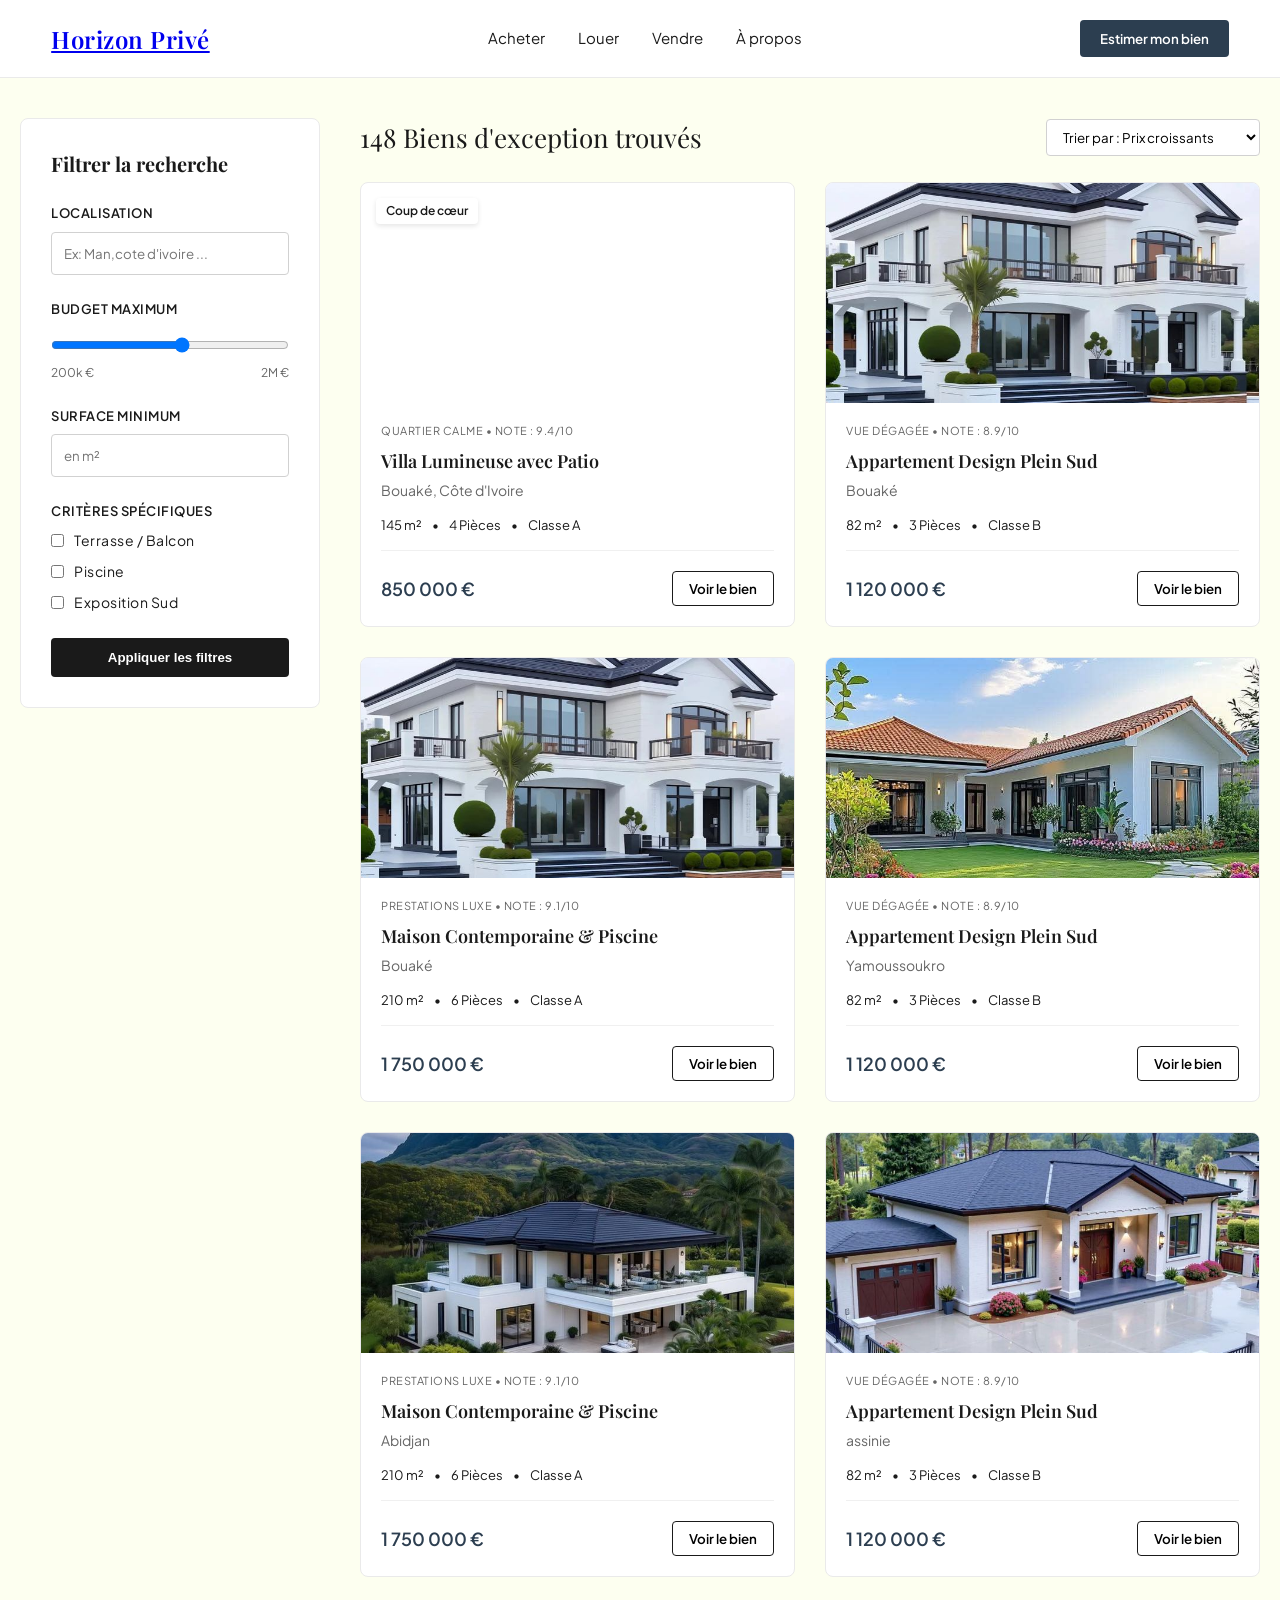
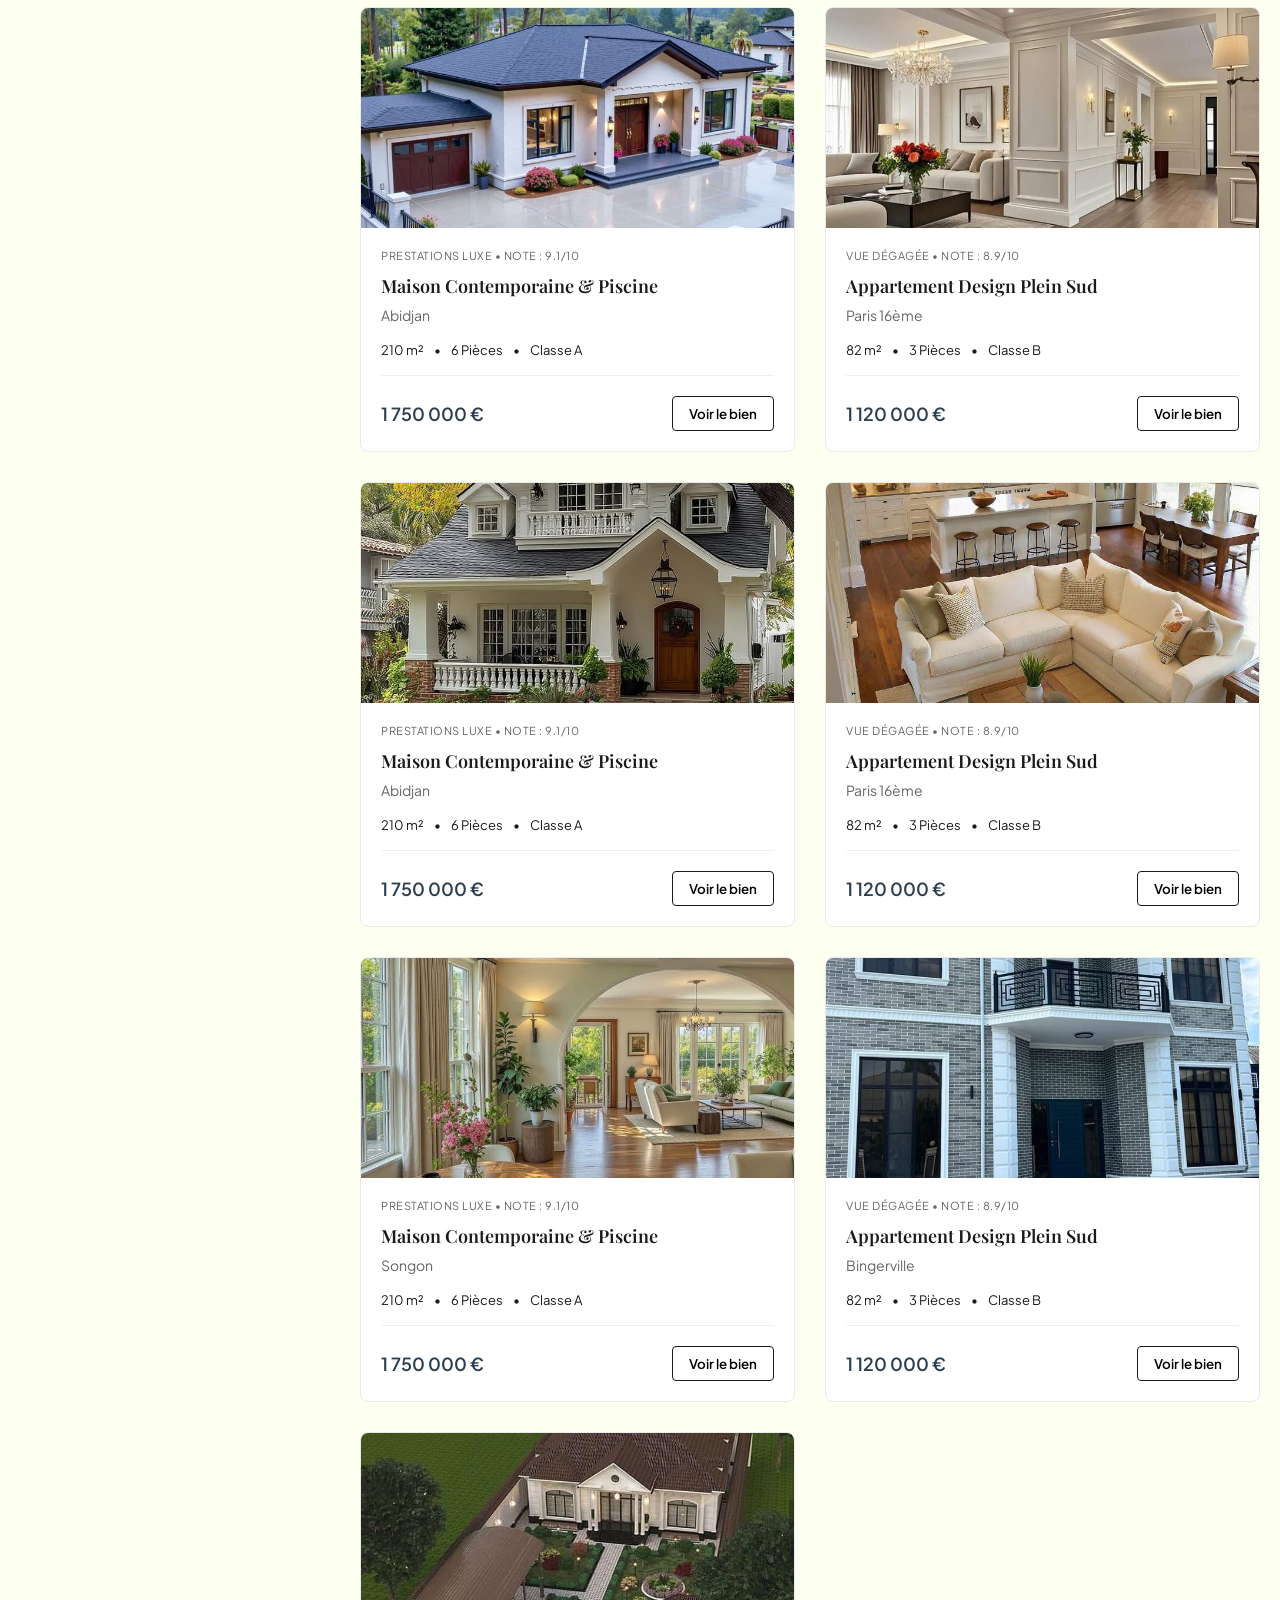
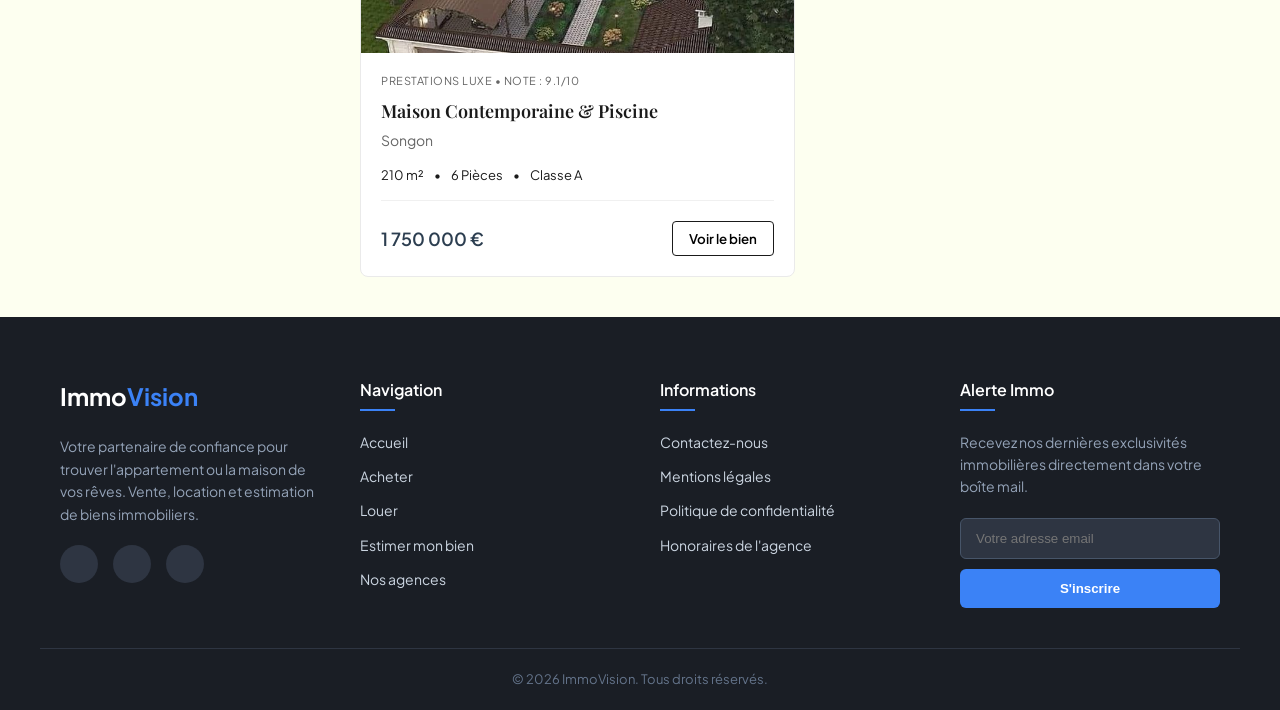
<file: acheter.html>
<!DOCTYPE html>
<html lang="fr">
<head>
    <meta charset="UTF-8">
    <meta name="viewport" content="width=device-width, initial-scale=1.0">
    <title>Horizon Privé - Nos Biens</title>
    <link rel="stylesheet" href="acheter.css">
    <link href="https://fonts.googleapis.com/css2?family=Playfair+Display:wght@400;600&family=Plus+Jakarta+Sans:wght@300;400;600&display=swap" rel="stylesheet">
</head>
<body>

    <header class="main-header">
        <div class="logo"><a href="index.html">Horizon Privé</a></div>
        <nav class="nav-links">
            <a href="acheter.html">Acheter</a>
            <a href="louer.html">Louer</a>
            <a href="vendre.html">Vendre</a>
            <a href="apropos.html">À propos</a>
        </nav>
        <button class="btn-primary">Estimer mon bien</button>
    </header>

    <main class="search-container">
        
        <aside class="filters-sidebar">
            <h3>Filtrer la recherche</h3>
            
            <div class="filter-group">
                <label for="location">Localisation</label>
                <input type="text" id="location" placeholder="Ex: Man,cote d'ivoire ...">
            </div>

            <div class="filter-group">
                <label>Budget Maximum</label>
                <input type="range" min="200000" max="2000000" step="50000" value="1200000" class="slider">
                <div class="range-values"><span>200k €</span><span>2M €</span></div>
            </div>

            <div class="filter-group">
                <label>Surface Minimum</label>
                <input type="number" placeholder="en m²">
            </div>

            <div class="filter-group">
                <label>Critères spécifiques</label>
                <div class="checkbox-group">
                    <label><input type="checkbox"> Terrasse / Balcon</label>
                    <label><input type="checkbox"> Piscine</label>
                    <label><input type="checkbox"> Exposition Sud</label>
                </div>
            </div>

            <button class="btn-filter">Appliquer les filtres</button>
        </aside>

        <section class="results-section">
            <div class="results-header">
                <h2>148 Biens d'exception trouvés</h2>
                <select class="sort-select">
                    <option>Trier par : Prix croissants</option>
                    <option>Trier par : Prix décroissants</option>
                    <option>Trier par : Les plus récents</option>
                </select>
            </div>

            <div class="properties-grid">
                
                <article class="property-card">
                    <div class="property-badge">Coup de cœur</div>
                    <div class="property-image" style="background-image: url('https://images.unsplash.com/photo-1600585154340-be6161a56a0c?auto=format&fit=crop&w=600&q=80');"></div>
                    <div class="property-content">
                        <span class="property-tag">Quartier Calme • Note : 9.4/10</span>
                        <h4 class="property-title">Villa Lumineuse avec Patio</h4>
                        <p class="property-location">Bouaké, Côte d'Ivoire</p>
                        <div class="property-specs">
                            <span>145 m²</span>
                            <span>•</span>
                            <span>4 Pièces</span>
                            <span>•</span>
                            <span>Classe A</span>
                        </div>
                        <div class="property-footer">
                            <span class="property-price">850 000 €</span>
                            <button class="btn-secondary">Voir le bien</button>
                        </div>
                    </div>
                </article>

                <article class="property-card">
                    <div class="property-image" style="background-image: url(Images/1134203487423058755.jpeg);"></div>
                    <div class="property-content">
                        <span class="property-tag">Vue Dégagée • Note : 8.9/10</span>
                        <h4 class="property-title">Appartement Design Plein Sud</h4>
                        <p class="property-location">Bouaké</p>
                        <div class="property-specs">
                            <span>82 m²</span>
                            <span>•</span>
                            <span>3 Pièces</span>
                            <span>•</span>
                            <span>Classe B</span>
                        </div>
                        <div class="property-footer">
                            <span class="property-price">1 120 000 €</span>
                            <button class="btn-secondary">Voir le bien</button>
                        </div>
                    </div>
                </article>

                <article class="property-card">
                    <div class="property-image" style="background-image: url(Images/1134203487423058755.jpeg);"></div>
                    <div class="property-content">
                        <span class="property-tag">Prestations Luxe • Note : 9.1/10</span>
                        <h4 class="property-title">Maison Contemporaine & Piscine</h4>
                        <p class="property-location">Bouaké</p>
                        <div class="property-specs">
                            <span>210 m²</span>
                            <span>•</span>
                            <span>6 Pièces</span>
                            <span>•</span>
                            <span>Classe A</span>
                        </div>
                        <div class="property-footer">
                            <span class="property-price">1 750 000 €</span>
                            <button class="btn-secondary">Voir le bien</button>
                        </div>
                    </div>
                </article>

                <article class="property-card">
                    <div class="property-image" style="background-image: url(Images/393290979984133812.jpeg);"></div>
                    <div class="property-content">
                        <span class="property-tag">Vue Dégagée • Note : 8.9/10</span>
                        <h4 class="property-title">Appartement Design Plein Sud</h4>
                        <p class="property-location">Yamoussoukro</p>
                        <div class="property-specs">
                            <span>82 m²</span>
                            <span>•</span>
                            <span>3 Pièces</span>
                            <span>•</span>
                            <span>Classe B</span>
                        </div>
                        <div class="property-footer">
                            <span class="property-price">1 120 000 €</span>
                            <button class="btn-secondary">Voir le bien</button>
                        </div>
                    </div>
                </article>

                <article class="property-card">
                    <div class="property-image" style="background-image: url(Images/450993350203845227.jpeg);"></div>
                    <div class="property-content">
                        <span class="property-tag">Prestations Luxe • Note : 9.1/10</span>
                        <h4 class="property-title">Maison Contemporaine & Piscine</h4>
                        <p class="property-location">Abidjan</p>
                        <div class="property-specs">
                            <span>210 m²</span>
                            <span>•</span>
                            <span>6 Pièces</span>
                            <span>•</span>
                            <span>Classe A</span>
                        </div>
                        <div class="property-footer">
                            <span class="property-price">1 750 000 €</span>
                            <button class="btn-secondary">Voir le bien</button>
                        </div>
                    </div>
                </article>
<article class="property-card">
                    <div class="property-image" style="background-image: url(Images/_\ \(11\).jpeg);"></div>
                    <div class="property-content">
                        <span class="property-tag">Vue Dégagée • Note : 8.9/10</span>
                        <h4 class="property-title">Appartement Design Plein Sud</h4>
                        <p class="property-location">assinie</p>
                        <div class="property-specs">
                            <span>82 m²</span>
                            <span>•</span>
                            <span>3 Pièces</span>
                            <span>•</span>
                            <span>Classe B</span>
                        </div>
                        <div class="property-footer">
                            <span class="property-price">1 120 000 €</span>
                            <button class="btn-secondary">Voir le bien</button>
                        </div>
                    </div>
                </article>

                <article class="property-card">
                    <div class="property-image" style="background-image: url(Images/_\ \(12\).jpeg);"></div>
                    <div class="property-content">
                        <span class="property-tag">Prestations Luxe • Note : 9.1/10</span>
                        <h4 class="property-title">Maison Contemporaine & Piscine</h4>
                        <p class="property-location">Abidjan</p>
                        <div class="property-specs">
                            <span>210 m²</span>
                            <span>•</span>
                            <span>6 Pièces</span>
                            <span>•</span>
                            <span>Classe A</span>
                        </div>
                        <div class="property-footer">
                            <span class="property-price">1 750 000 €</span>
                            <button class="btn-secondary">Voir le bien</button>
                        </div>
                    </div>
                </article>
<article class="property-card">
                    <div class="property-image" style="background-image: url(Images/Decor\ -\ So\ pretty\ 😍\ _\ Facebook.jpeg);"></div>
                    <div class="property-content">
                        <span class="property-tag">Vue Dégagée • Note : 8.9/10</span>
                        <h4 class="property-title">Appartement Design Plein Sud</h4>
                        <p class="property-location">Paris 16ème</p>
                        <div class="property-specs">
                            <span>82 m²</span>
                            <span>•</span>
                            <span>3 Pièces</span>
                            <span>•</span>
                            <span>Classe B</span>
                        </div>
                        <div class="property-footer">
                            <span class="property-price">1 120 000 €</span>
                            <button class="btn-secondary">Voir le bien</button>
                        </div>
                    </div>
                </article>

                <article class="property-card">
                    <div class="property-image" style="background-image: url(Images/200269514675152318.jpeg);"></div>
                    <div class="property-content">
                        <span class="property-tag">Prestations Luxe • Note : 9.1/10</span>
                        <h4 class="property-title">Maison Contemporaine & Piscine</h4>
                        <p class="property-location">Abidjan</p>
                        <div class="property-specs">
                            <span>210 m²</span>
                            <span>•</span>
                            <span>6 Pièces</span>
                            <span>•</span>
                            <span>Classe A</span>
                        </div>
                        <div class="property-footer">
                            <span class="property-price">1 750 000 €</span>
                            <button class="btn-secondary">Voir le bien</button>
                        </div>
                    </div>
                </article>
<article class="property-card">
                    <div class="property-image" style="background-image: url(Images/385409680644803375.jpeg);"></div>
                    <div class="property-content">
                        <span class="property-tag">Vue Dégagée • Note : 8.9/10</span>
                        <h4 class="property-title">Appartement Design Plein Sud</h4>
                        <p class="property-location">Paris 16ème</p>
                        <div class="property-specs">
                            <span>82 m²</span>
                            <span>•</span>
                            <span>3 Pièces</span>
                            <span>•</span>
                            <span>Classe B</span>
                        </div>
                        <div class="property-footer">
                            <span class="property-price">1 120 000 €</span>
                            <button class="btn-secondary">Voir le bien</button>
                        </div>
                    </div>
                </article>

                <article class="property-card">
                    <div class="property-image" style="background-image: url(Images/435512226489287457.jpeg);"></div>
                    <div class="property-content">
                        <span class="property-tag">Prestations Luxe • Note : 9.1/10</span>
                        <h4 class="property-title">Maison Contemporaine & Piscine</h4>
                        <p class="property-location">Songon</p>
                        <div class="property-specs">
                            <span>210 m²</span>
                            <span>•</span>
                            <span>6 Pièces</span>
                            <span>•</span>
                            <span>Classe A</span>
                        </div>
                        <div class="property-footer">
                            <span class="property-price">1 750 000 €</span>
                            <button class="btn-secondary">Voir le bien</button>
                        </div>
                    </div>
                </article>
<article class="property-card">
                    <div class="property-image" style="background-image: url(Images/Дом\ для\ большой\ семьи.jpeg);"></div>
                    <div class="property-content">
                        <span class="property-tag">Vue Dégagée • Note : 8.9/10</span>
                        <h4 class="property-title">Appartement Design Plein Sud</h4>
                        <p class="property-location">Bingerville</p>
                        <div class="property-specs">
                            <span>82 m²</span>
                            <span>•</span>
                            <span>3 Pièces</span>
                            <span>•</span>
                            <span>Classe B</span>
                        </div>
                        <div class="property-footer">
                            <span class="property-price">1 120 000 €</span>
                            <button class="btn-secondary">Voir le bien</button>
                        </div>
                    </div>
                </article>

                <article class="property-card">
                    <div class="property-image" style="background-image: url(Images/💒.jpeg);"></div>
                    <div class="property-content">
                        <span class="property-tag">Prestations Luxe • Note : 9.1/10</span>
                        <h4 class="property-title">Maison Contemporaine & Piscine</h4>
                        <p class="property-location">Songon</p>
                        <div class="property-specs">
                            <span>210 m²</span>
                            <span>•</span>
                            <span>6 Pièces</span>
                            <span>•</span>
                            <span>Classe A</span>
                        </div>
                        <div class="property-footer">
                            <span class="property-price">1 750 000 €</span>
                            <button class="btn-secondary">Voir le bien</button>
                        </div>
                    </div>
                </article>


            </div>
        </section>

    </main>
    <footer class="site-footer">
        <div class="footer-container">
            
            <!-- Colonne 1: À propos / Logo -->
            <div class="footer-column about-project">
                <h3>Immo<span>Vision</span></h3>
                <p>Votre partenaire de confiance pour trouver l'appartement ou la maison de vos rêves. Vente, location et estimation de biens immobiliers.</p>
                <div class="footer-socials">
                    <a href="#"><i class="fab fa-facebook-f"></i></a>
                    <a href="#"><i class="fab fa-instagram"></i></a>
                    <a href="#"><i class="fab fa-linkedin-in"></i></a>
                </div>
            </div>

            <!-- Colonne 2: Liens de navigation -->
            <div class="footer-column">
                <h4>Navigation</h4>
                <ul>
                    <li><a href="#">Accueil</a></li>
                    <li><a href="#">Acheter</a></li>
                    <li><a href="#">Louer</a></li>
                    <li><a href="#">Estimer mon bien</a></li>
                    <li><a href="#">Nos agences</a></li>
                </ul>
            </div>

            <!-- Colonne 3: Liens Légaux / Contact -->
            <div class="footer-column">
                <h4>Informations</h4>
                <ul>
                    <li><a href="#">Contactez-nous</a></li>
                    <li><a href="#">Mentions légales</a></li>
                    <li><a href="#">Politique de confidentialité</a></li>
                    <li><a href="#">Honoraires de l'agence</a></li>
                </ul>
            </div>

            <!-- Colonne 4: Newsletter -->
            <div class="footer-column footer-newsletter">
                <h4>Alerte Immo</h4>
                <p>Recevez nos dernières exclusivités immobilières directement dans votre boîte mail.</p>
                <form class="newsletter-form">
                    <input type="email" placeholder="Votre adresse email" required>
                    <button type="submit">S'inscrire</button>
                </form>
            </div>

        </div>

        <!-- Bas du footer (Droits d'auteur) -->
        <div class="footer-bottom">
            <p>&copy; 2026 ImmoVision. Tous droits réservés.</p>
        </div>
    </footer>

</body>
</html>
</file>
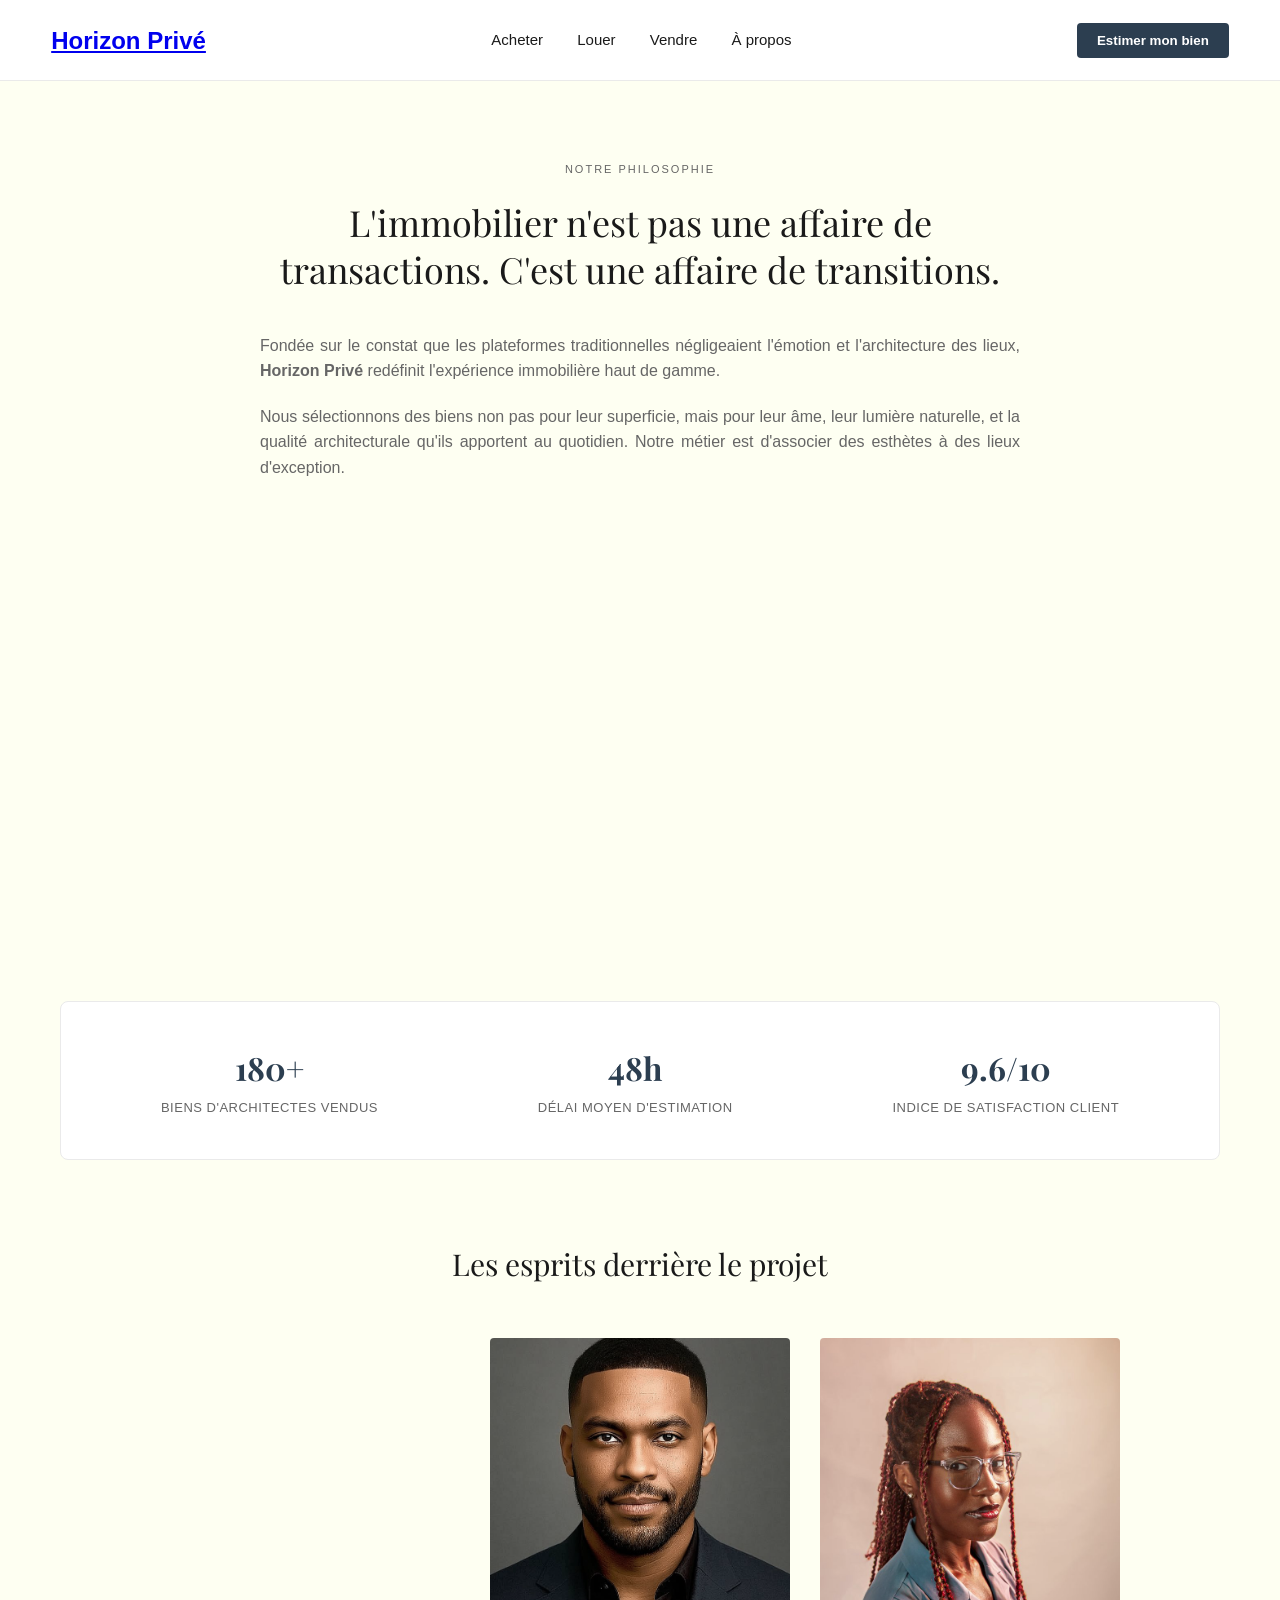
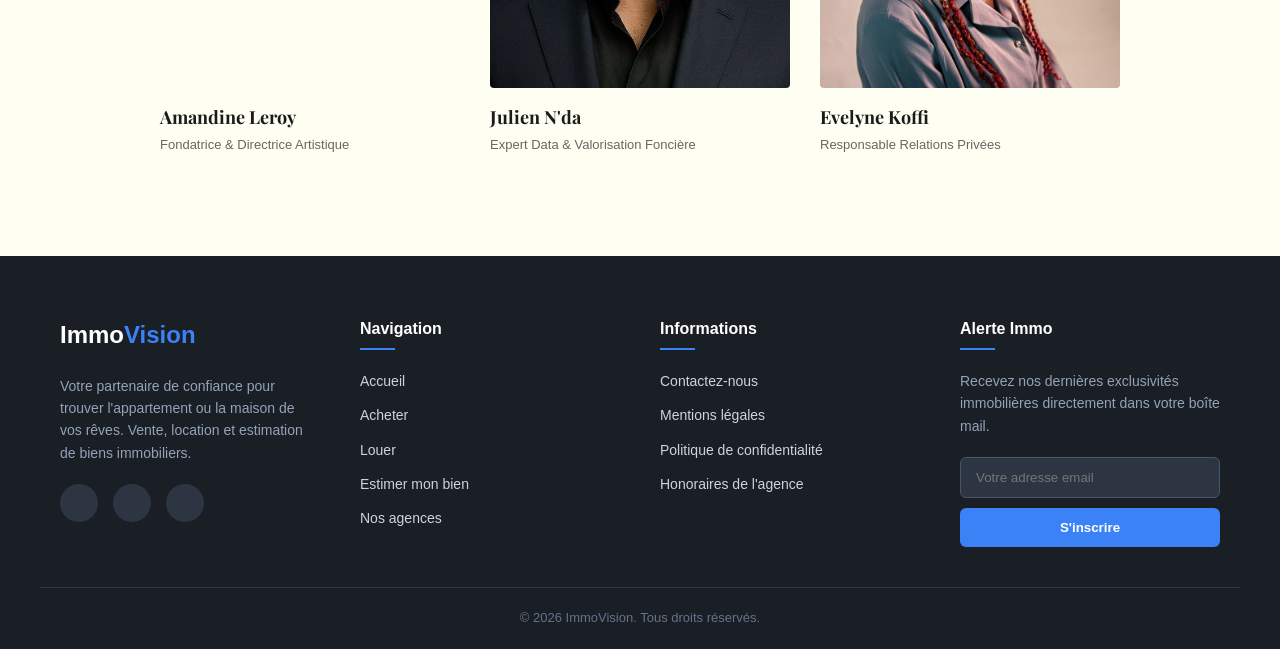
<file: apropos.html>
<!DOCTYPE html>
<html lang="fr">
<head>
    <meta charset="UTF-8">
    <meta name="viewport" content="width=device-width, initial-scale=1.0">
    <title>Horizon Privé - Notre Manifeste</title>
    <link rel="stylesheet" href="apropos.css">
    <link href="https://fonts.googleapis.com/css2?family=Playfair+Display:wght@400;600&family=Plus+Jakarta+Sans:wght@300;400;600&display=swap" rel="stylesheet">
</head>
<body>

    <header class="main-header">
       <div class="logo"><a href="index.html">Horizon Privé</a></div>
        <nav class="nav-links">
            <a href="acheter.html">Acheter</a>
            <a href="louer.html">Louer</a>
            <a href="vendre.html">Vendre</a>
            <a href="apropos.html">À propos</a>
        </nav>
        <button class="btn-primary">Estimer mon bien</button>
    </header>

    <section class="manifeste-section">
        <span class="section-tag">Notre Philosophie</span>
        <h2>L'immobilier n'est pas une affaire de transactions. C'est une affaire de transitions.</h2>
        <div class="manifeste-text">
            <p>Fondée sur le constat que les plateformes traditionnelles négligeaient l'émotion et l'architecture des lieux, <strong>Horizon Privé</strong> redéfinit l'expérience immobilière haut de gamme.</p>
            <p>Nous sélectionnons des biens non pas pour leur superficie, mais pour leur âme, leur lumière naturelle, et la qualité architecturale qu'ils apportent au quotidien. Notre métier est d'associer des esthètes à des lieux d'exception.</p>
        </div>
    </section>

    <section class="banner-chiffres">
        <div class="banner-image" style="background-image: url('https://images.unsplash.com/photo-1600566752355-35792bedcfea?auto=format&fit=crop&w=1200&q=80');"></div>
        <div class="stats-grid">
            <div class="stat-box"><h3>180+</h3><p>Biens d'architectes vendus</p></div>
            <div class="stat-box"><h3>48h</h3><p>Délai moyen d'estimation</p></div>
            <div class="stat-box"><h3>9.6/10</h3><p>Indice de satisfaction client</p></div>
        </div>
    </section>

    <section class="team-section">
        <h2>Les esprits derrière le projet</h2>
        <div class="team-grid">
            
            <div class="team-member">
                <div class="member-photo" style="background-image: url('https://images.unsplash.com/photo-1534528741775-53994a69daeb?auto=format&fit=crop&w=400&q=80');"></div>
                <h4>Amandine Leroy</h4>
                <p>Fondatrice & Directrice Artistique</p>
            </div>

            <div class="team-member">
                <div class="member-photo" style="background-image: url(Images/17592254793498857.jpeg);"></div>
                <h4>Julien N'da</h4>
                <p>Expert Data & Valorisation Foncière</p>
            </div>

            <div class="team-member">
                <div class="member-photo" style="background-image: url(Images/Corporate\ Portrait.jpeg);"></div>
                <h4>Evelyne Koffi</h4>
                <p>Responsable Relations Privées</p>
            </div>

        </div>
    </section>
     <footer class="site-footer">
        <div class="footer-container">
            
            <!-- Colonne 1: À propos / Logo -->
            <div class="footer-column about-project">
                <h3>Immo<span>Vision</span></h3>
                <p>Votre partenaire de confiance pour trouver l'appartement ou la maison de vos rêves. Vente, location et estimation de biens immobiliers.</p>
                <div class="footer-socials">
                    <a href="#"><i class="fab fa-facebook-f"></i></a>
                    <a href="#"><i class="fab fa-instagram"></i></a>
                    <a href="#"><i class="fab fa-linkedin-in"></i></a>
                </div>
            </div>

            <!-- Colonne 2: Liens de navigation -->
            <div class="footer-column">
                <h4>Navigation</h4>
                <ul>
                    <li><a href="#">Accueil</a></li>
                    <li><a href="#">Acheter</a></li>
                    <li><a href="#">Louer</a></li>
                    <li><a href="#">Estimer mon bien</a></li>
                    <li><a href="#">Nos agences</a></li>
                </ul>
            </div>

            <!-- Colonne 3: Liens Légaux / Contact -->
            <div class="footer-column">
                <h4>Informations</h4>
                <ul>
                    <li><a href="#">Contactez-nous</a></li>
                    <li><a href="#">Mentions légales</a></li>
                    <li><a href="#">Politique de confidentialité</a></li>
                    <li><a href="#">Honoraires de l'agence</a></li>
                </ul>
            </div>

            <!-- Colonne 4: Newsletter -->
            <div class="footer-column footer-newsletter">
                <h4>Alerte Immo</h4>
                <p>Recevez nos dernières exclusivités immobilières directement dans votre boîte mail.</p>
                <form class="newsletter-form">
                    <input type="email" placeholder="Votre adresse email" required>
                    <button type="submit">S'inscrire</button>
                </form>
            </div>

        </div>

        <!-- Bas du footer (Droits d'auteur) -->
        <div class="footer-bottom">
            <p>&copy; 2026 ImmoVision. Tous droits réservés.</p>
        </div>
    </footer>

</body>
</html>
</file>
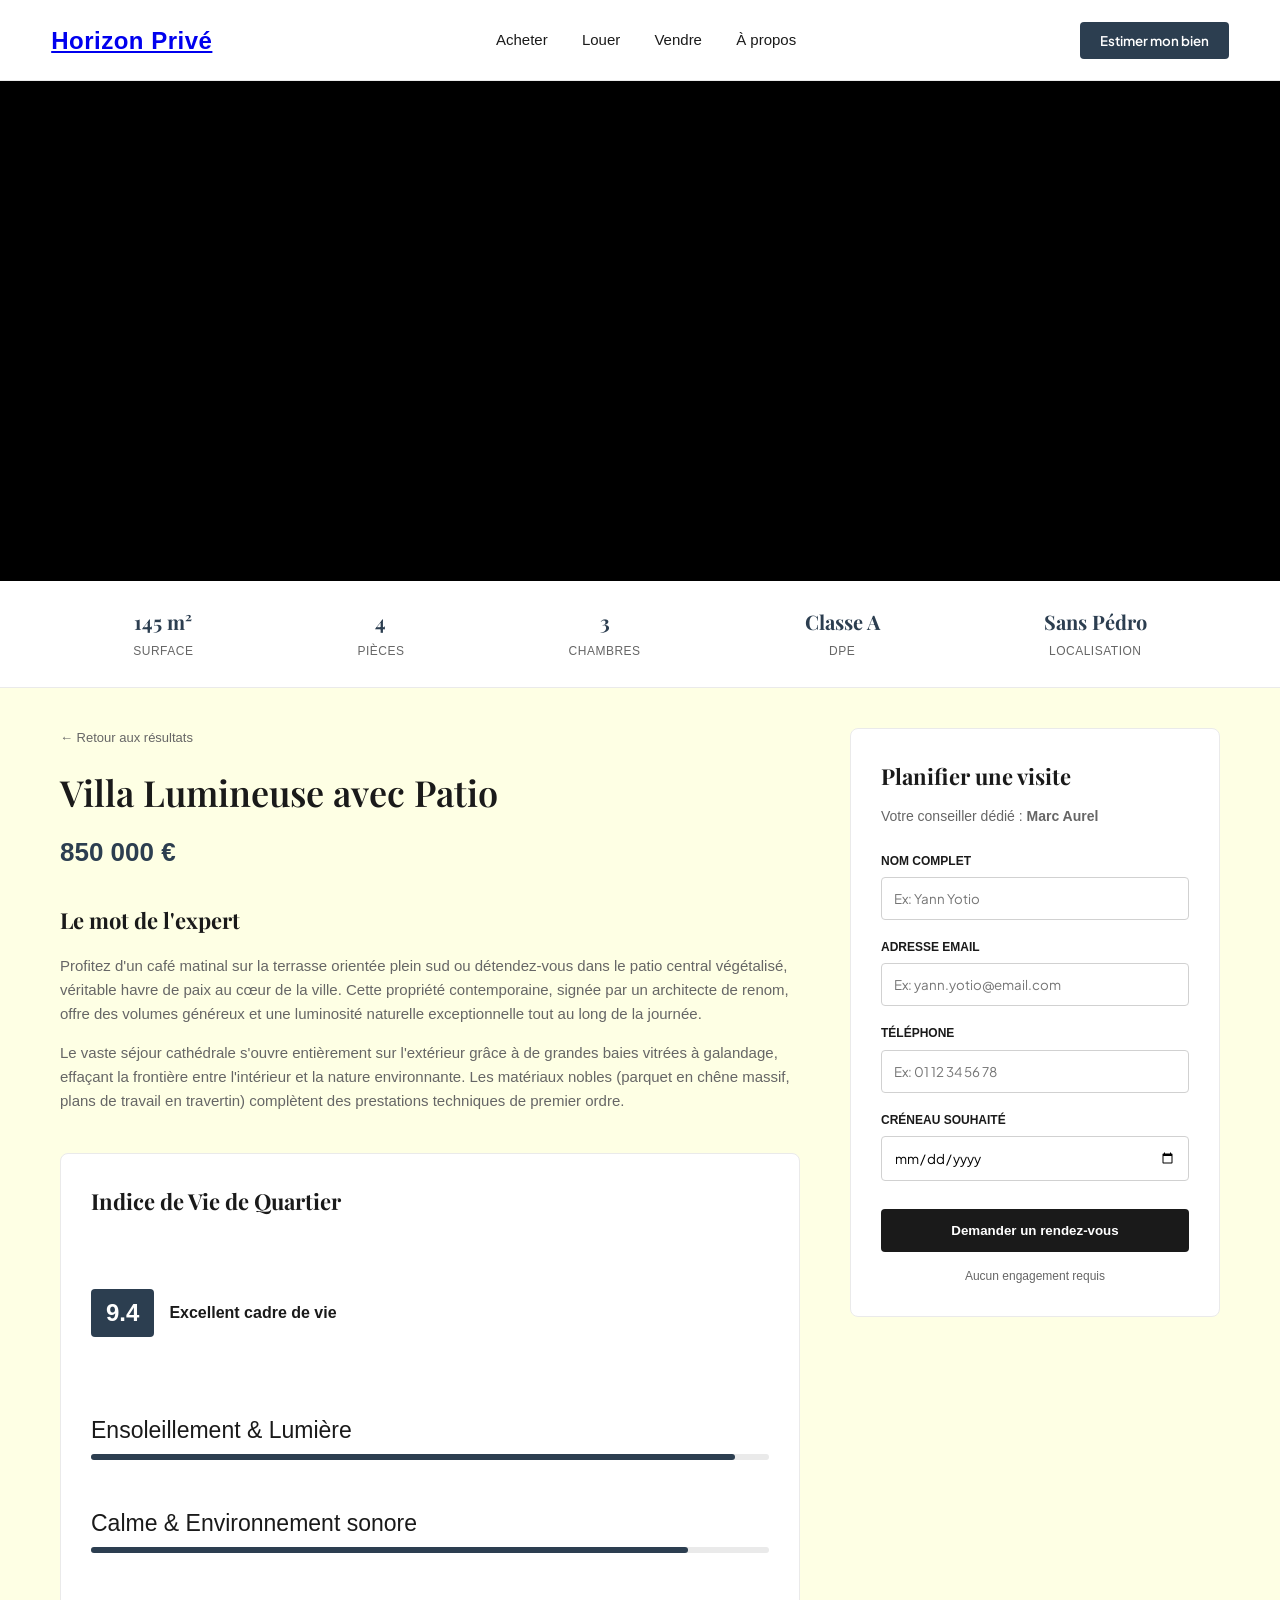
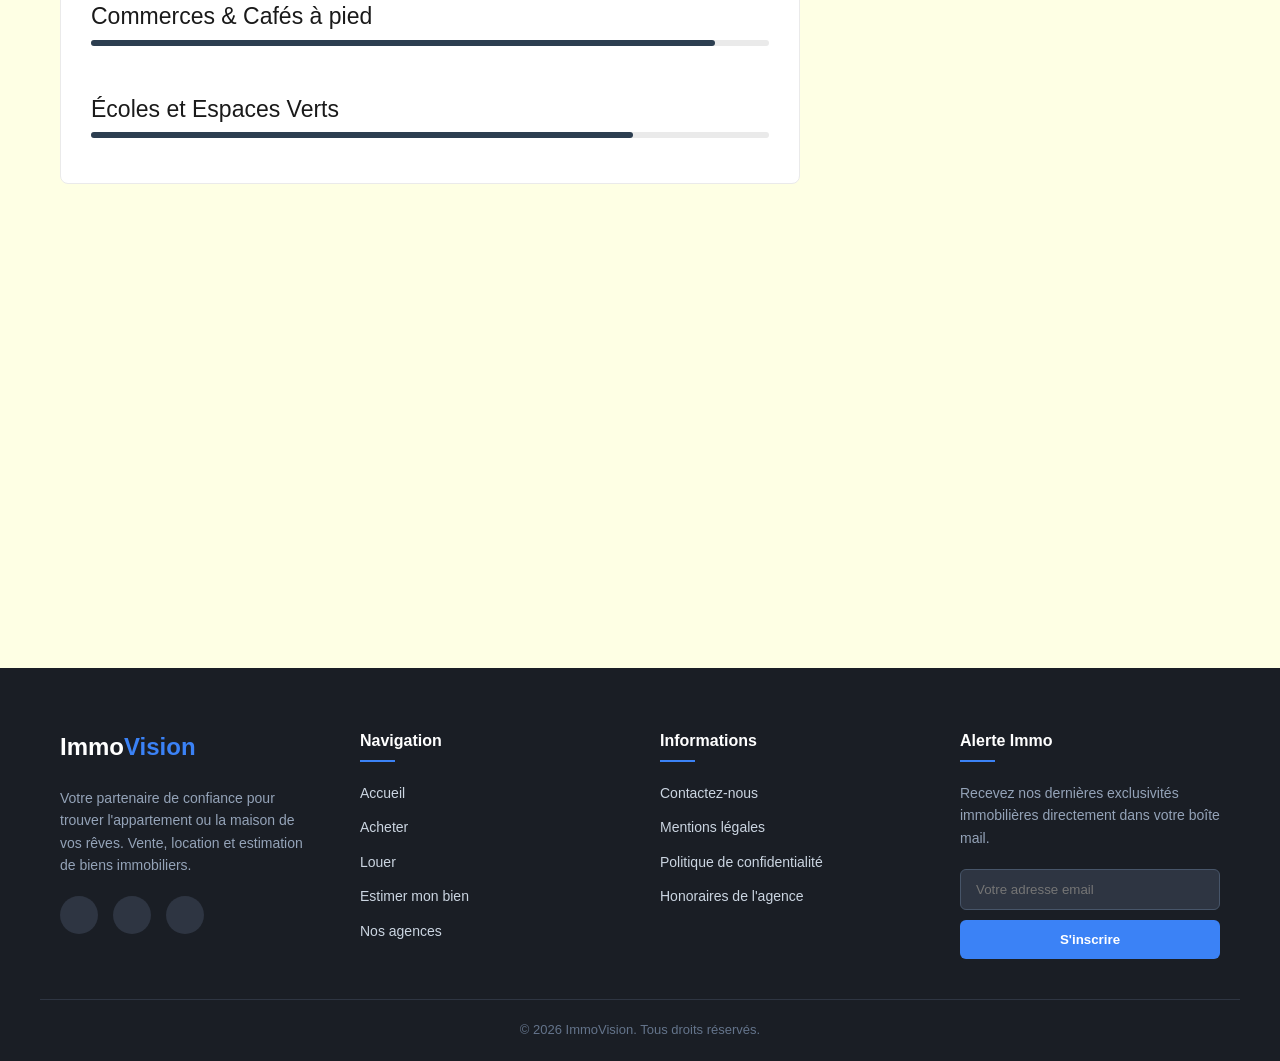
<file: louer.html>
<!DOCTYPE html>
<html lang="fr">
<head>
    <meta charset="UTF-8">
    <meta name="viewport" content="width=device-width, initial-scale=1.0">
    <title>Horizon Privé - Villa Lumineuse avec Patio</title>
    <link rel="stylesheet" href="louer.css">
    <link href="https://fonts.googleapis.com/css2?family=Playfair+Display:wght@400;600&family=Plus+Jakarta+Sans:wght@300;400;600&display=swap" rel="stylesheet">
</head>
<body>

    <header class="main-header">
        <div class="logo"><a href="index.html">Horizon Privé</a></div>
        <nav class="nav-links">
            <a href="acheter.html">Acheter</a>
            <a href="louer.html">Louer</a>
            <a href="vendre.html">Vendre</a>
            <a href="apropos.html">À propos</a>
        </nav>
        <button class="btn-primary">Estimer mon bien</button>
    </header>

    <section class="gallery-container">
        <div class="main-image" style="background-image: url('https://images.unsplash.com/photo-1600585154340-be6161a56a0c?auto=format&fit=crop&w=1200&q=80');"></div>
        <div class="side-images">
            <div class="thumb" style="background-image: url('https://images.unsplash.com/photo-1600607687939-ce8a6c25118c?auto=format&fit=crop&w=600&q=80');"></div>
            <div class="thumb" style="background-image: url('https://images.unsplash.com/photo-1600566753190-17f0baa2a6c3?auto=format&fit=crop&w=600&q=80');"></div>
        </div>
    </section>

    <div class="specs-bar">
        <div class="spec-item"><strong>145 m²</strong><span>Surface</span></div>
        <div class="spec-item"><strong>4</strong><span>Pièces</span></div>
        <div class="spec-item"><strong>3</strong><span>Chambres</span></div>
        <div class="spec-item"><strong>Classe A</strong><span>DPE</span></div>
        <div class="spec-item"><strong>Sans Pédro</strong><span>Localisation</span></div>
    </div>

    <main class="detail-container">
        
        <section class="content-left">
            <div class="property-heading">
                <span class="back-link">← Retour aux résultats</span>
                <h1>Villa Lumineuse avec Patio</h1>
                <p class="price-tag">850 000 €</p>
            </div>

            <div class="description-section">
                <h3>Le mot de l'expert</h3>
                <p>Profitez d'un café matinal sur la terrasse orientée plein sud ou détendez-vous dans le patio central végétalisé, véritable havre de paix au cœur de la ville. Cette propriété contemporaine, signée par un architecte de renom, offre des volumes généreux et une luminosité naturelle exceptionnelle tout au long de la journée.</p>
                <p>Le vaste séjour cathédrale s'ouvre entièrement sur l'extérieur grâce à de grandes baies vitrées à galandage, effaçant la frontière entre l'intérieur et la nature environnante. Les matériaux nobles (parquet en chêne massif, plans de travail en travertin) complètent des prestations techniques de premier ordre.</p>
            </div>

            <div class="lifestyle-widget">
                <h3>Indice de Vie de Quartier</h3>
                <div class="score-box">
                    <span class="score-number">9.4</span>
                    <span class="score-label">Excellent cadre de vie</span>
                </div>
                <div class="amenities-list">
                    <div class="amenity">
                        <span class="amenity-name">Ensoleillement & Lumière</span>
                        <div class="progress-bar"><div class="progress-fill" style="width: 95%;"></div></div>
                    </div>
                    <div class="amenity">
                        <span class="amenity-name">Calme & Environnement sonore</span>
                        <div class="progress-bar"><div class="progress-fill" style="width: 88%;"></div></div>
                    </div>
                    <div class="amenity">
                        <span class="amenity-name">Commerces & Cafés à pied</span>
                        <div class="progress-bar"><div class="progress-fill" style="width: 92%;"></div></div>
                    </div>
                    <div class="amenity">
                        <span class="amenity-name">Écoles et Espaces Verts</span>
                        <div class="progress-bar"><div class="progress-fill" style="width: 80%;"></div></div>
                    </div>
                </div>
            </div>
        </section>

        <aside class="content-right">
            <div class="contact-card">
                <h3>Planifier une visite</h3>
                <p class="agent-info">Votre conseiller dédié : <strong>Marc Aurel</strong></p>
                
                <form class="contact-form">
                    <div class="form-group">
                        <label for="name">Nom Complet</label>
                        <input type="text" id="name" placeholder="Ex: Yann Yotio" required>
                    </div>
                    <div class="form-group">
                        <label for="email">Adresse Email</label>
                        <input type="email" id="email" placeholder="Ex: yann.yotio@email.com" required>
                    </div>
                    <div class="form-group">
                        <label for="phone">Téléphone</label>
                        <input type="tel" id="phone" placeholder="Ex: 01 12 34 56 78">
                    </div>
                    <div class="form-group">
                        <label for="date">Créneau souhaité</label>
                        <input type="date" id="date">
                    </div>
                    <button type="submit" class="btn-submit">Demander un rendez-vous</button>
                </form>
                <div class="form-footer">
                    <span>Aucun engagement requis</span>
                </div>
            </div>
        </aside>

    </main>
    <footer class="site-footer">
        <div class="footer-container">
            
            <!-- Colonne 1: À propos / Logo -->
            <div class="footer-column about-project">
                <h3>Immo<span>Vision</span></h3>
                <p>Votre partenaire de confiance pour trouver l'appartement ou la maison de vos rêves. Vente, location et estimation de biens immobiliers.</p>
                <div class="footer-socials">
                    <a href="#"><i class="fab fa-facebook-f"></i></a>
                    <a href="#"><i class="fab fa-instagram"></i></a>
                    <a href="#"><i class="fab fa-linkedin-in"></i></a>
                </div>
            </div>

            <!-- Colonne 2: Liens de navigation -->
            <div class="footer-column">
                <h4>Navigation</h4>
                <ul>
                    <li><a href="#">Accueil</a></li>
                    <li><a href="#">Acheter</a></li>
                    <li><a href="#">Louer</a></li>
                    <li><a href="#">Estimer mon bien</a></li>
                    <li><a href="#">Nos agences</a></li>
                </ul>
            </div>

            <!-- Colonne 3: Liens Légaux / Contact -->
            <div class="footer-column">
                <h4>Informations</h4>
                <ul>
                    <li><a href="#">Contactez-nous</a></li>
                    <li><a href="#">Mentions légales</a></li>
                    <li><a href="#">Politique de confidentialité</a></li>
                    <li><a href="#">Honoraires de l'agence</a></li>
                </ul>
            </div>

            <!-- Colonne 4: Newsletter -->
            <div class="footer-column footer-newsletter">
                <h4>Alerte Immo</h4>
                <p>Recevez nos dernières exclusivités immobilières directement dans votre boîte mail.</p>
                <form class="newsletter-form">
                    <input type="email" placeholder="Votre adresse email" required>
                    <button type="submit">S'inscrire</button>
                </form>
            </div>

        </div>

        <!-- Bas du footer (Droits d'auteur) -->
        <div class="footer-bottom">
            <p>&copy; 2026 ImmoVision. Tous droits réservés.</p>
        </div>
    </footer>

</body>
</html>
</file>
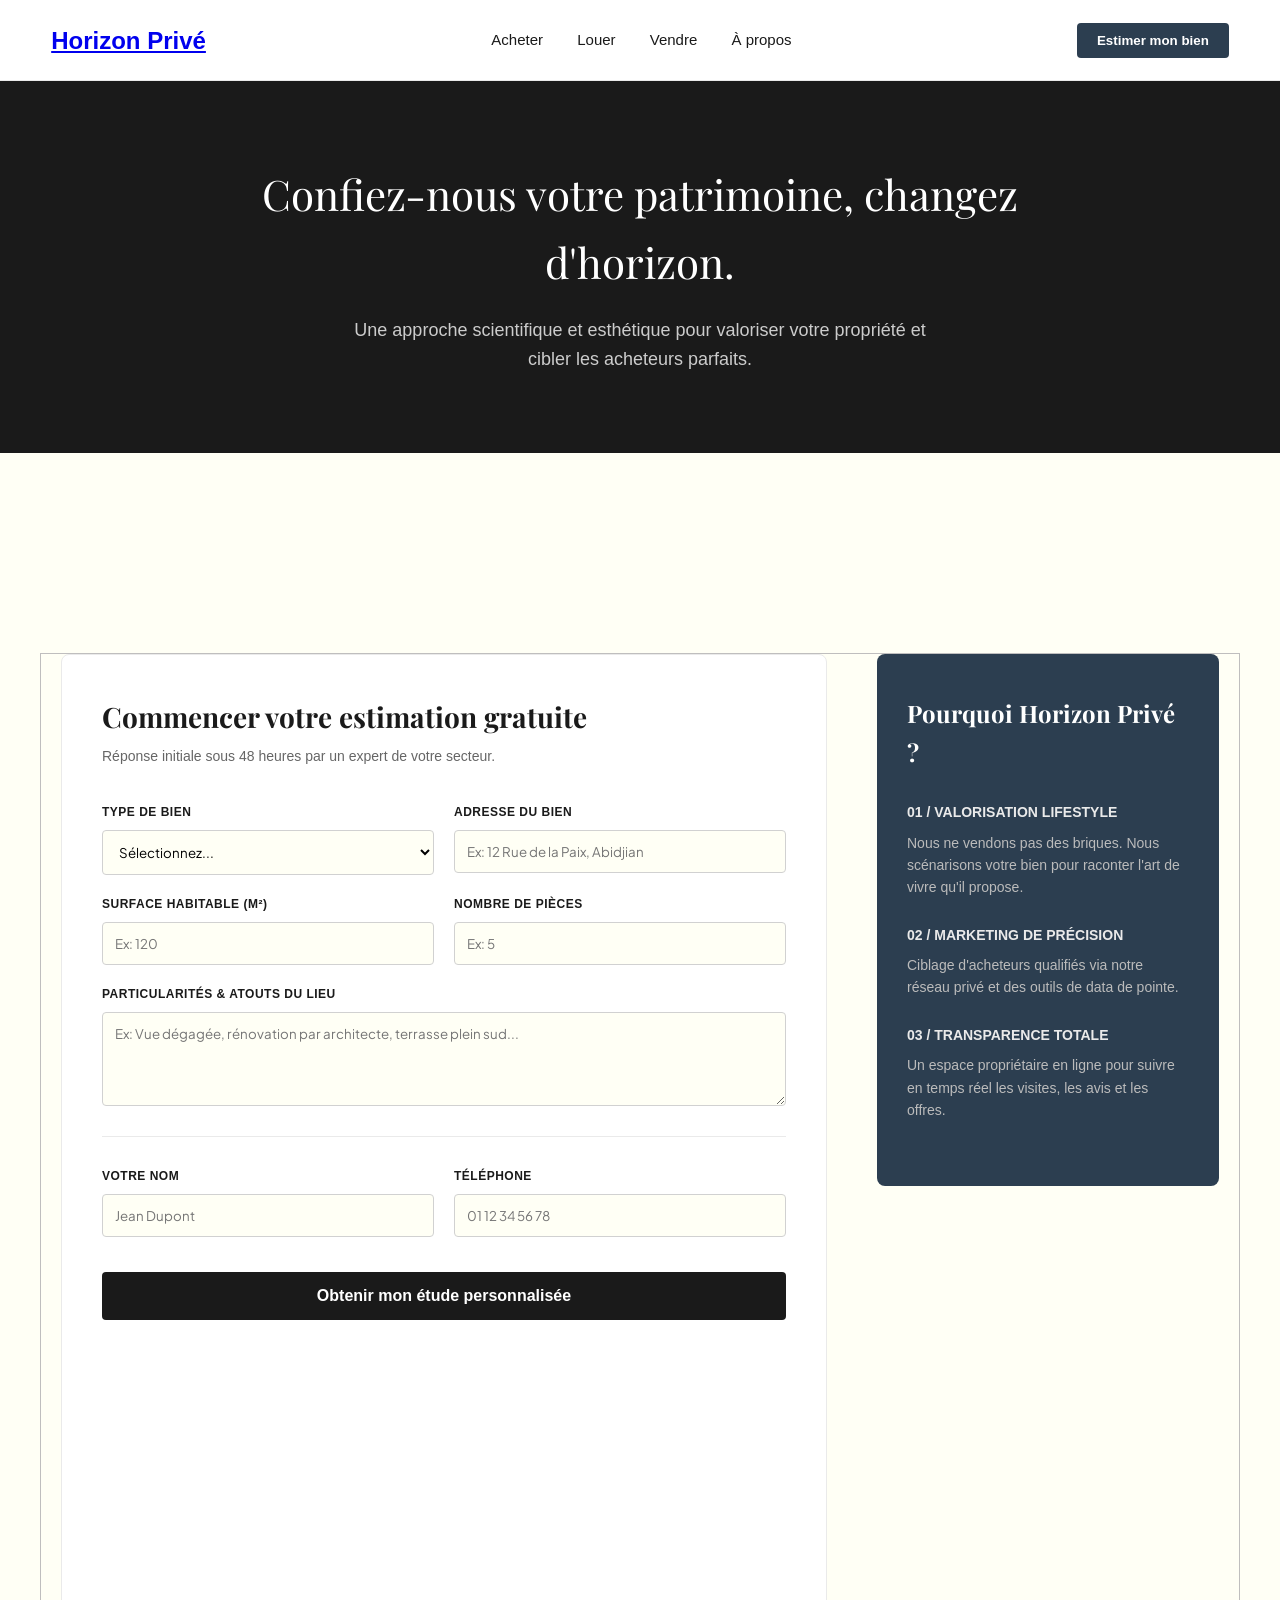
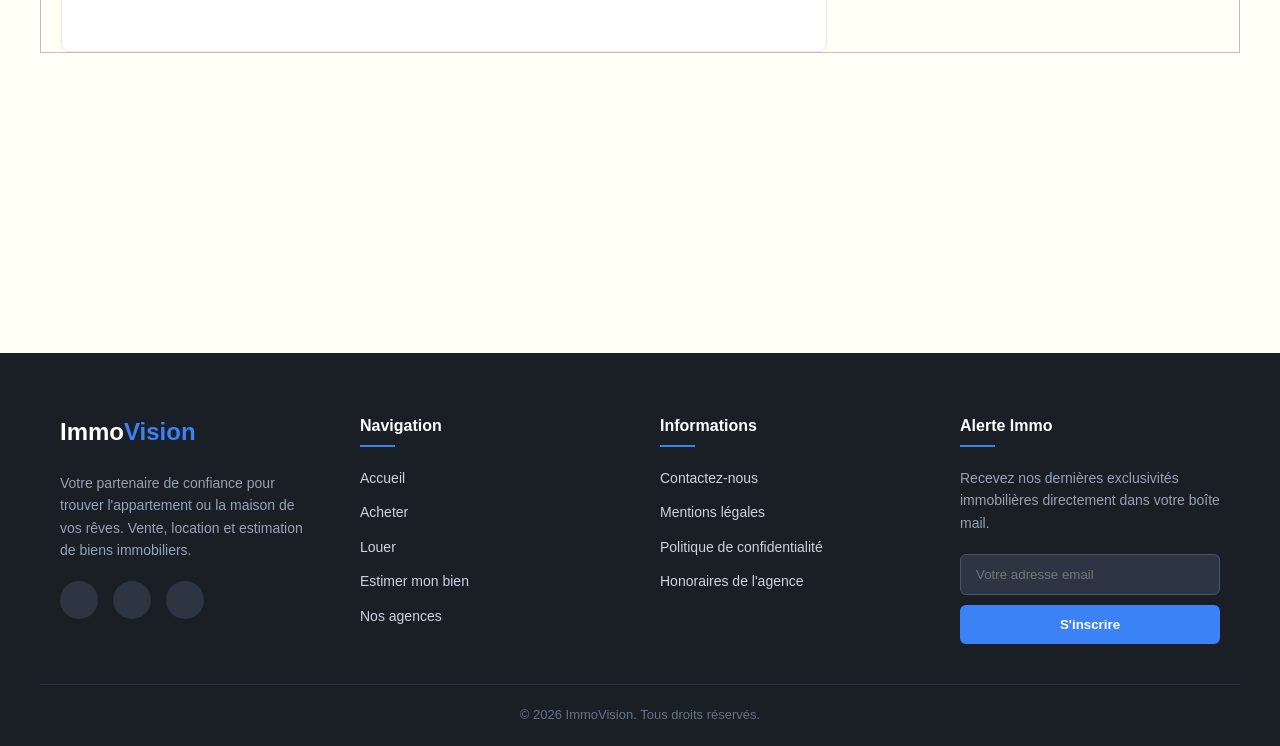
<file: vendre.html>
<!DOCTYPE html>
<html lang="fr">
<head>
    <meta charset="UTF-8">
    <meta name="viewport" content="width=device-width, initial-scale=1.0">
    <title>Horizon Privé - Vendre votre bien</title>
    <link rel="stylesheet" href="vendre.css">
    <link href="https://fonts.googleapis.com/css2?family=Playfair+Display:wght@400;600&family=Plus+Jakarta+Sans:wght@300;400;600&display=swap" rel="stylesheet">
</head>
<body>

    <header class="main-header">
       <div class="logo"><a href="index.html">Horizon Privé</a></div>
        <nav class="nav-links">
            <a href="acheter.html">Acheter</a>
            <a href="louer.html">Louer</a>
            <a href="vendre.html">Vendre</a>
            <a href="apropos.html">À propos</a>
        </nav>
        <button class="btn-primary">Estimer mon bien</button>
    </header>

    <section class="vendre-hero">
        <div class="hero-content">
            <h1>Confiez-nous votre patrimoine, changez d'horizon.</h1>
            <p>Une approche scientifique et esthétique pour valoriser votre propriété et cibler les acheteurs parfaits.</p>
        </div>
    </section>

    <main class="vendre-container">
        
        <section class="estimation-form-section">
            <h2>Commencer votre estimation gratuite</h2>
            <p class="subtitle">Réponse initiale sous 48 heures par un expert de votre secteur.</p>
            
            <form class="steps-form">
                <div class="form-row">
                    <div class="form-group">
                        <label>Type de bien</label>
                        <select required>
                            <option value="">Sélectionnez...</option>
                            <option value="appartement">Appartement d'exception</option>
                            <option value="maison">Maison / Villa contemporaine</option>
                            <option value="hotel">Hôtel particulier</option>
                        </select>
                    </div>
                    <div class="form-group">
                        <label>Adresse du bien</label>
                        <input type="text" placeholder="Ex: 12 Rue de la Paix, Abidjian" required>
                    </div>
                </div>

                <div class="form-row">
                    <div class="form-group">
                        <label>Surface habitable (m²)</label>
                        <input type="number" placeholder="Ex: 120" required>
                    </div>
                    <div class="form-group">
                        <label>Nombre de pièces</label>
                        <input type="number" placeholder="Ex: 5" required>
                    </div>
                </div>

                <div class="form-group">
                    <label>Particularités & Atouts du lieu</label>
                    <textarea rows="4" placeholder="Ex: Vue dégagée, rénovation par architecte, terrasse plein sud..."></textarea>
                </div>

                <hr class="form-divider">

                <div class="form-row">
                    <div class="form-group">
                        <label>Votre Nom</label>
                        <input type="text" placeholder="Jean Dupont" required>
                    </div>
                    <div class="form-group">
                        <label>Téléphone</label>
                        <input type="tel" placeholder="01 12 34 56 78" required>
                    </div>
                </div>

                <button type="submit" class="btn-submit-vendre">Obtenir mon étude personnalisée</button>
            </form>
        </section>

        <aside class="vendre-arguments">
            <div class="argument-card">
                <h3>Pourquoi Horizon Privé ?</h3>
                
                <div class="arg-item">
                    <h4>01 / Valorisation Lifestyle</h4>
                    <p>Nous ne vendons pas des briques. Nous scénarisons votre bien pour raconter l'art de vivre qu'il propose.</p>
                </div>

                <div class="arg-item">
                    <h4>02 / Marketing de précision</h4>
                    <p>Ciblage d'acheteurs qualifiés via notre réseau privé et des outils de data de pointe.</p>
                </div>

                <div class="arg-item">
                    <h4>03 / Transparence totale</h4>
                    <p>Un espace propriétaire en ligne pour suivre en temps réel les visites, les avis et les offres.</p>
                </div>
            </div>
        </aside>

    </main>
     <footer class="site-footer">
        <div class="footer-container">
            
            <!-- Colonne 1: À propos / Logo -->
            <div class="footer-column about-project">
                <h3>Immo<span>Vision</span></h3>
                <p>Votre partenaire de confiance pour trouver l'appartement ou la maison de vos rêves. Vente, location et estimation de biens immobiliers.</p>
                <div class="footer-socials">
                    <a href="#"><i class="fab fa-facebook-f"></i></a>
                    <a href="#"><i class="fab fa-instagram"></i></a>
                    <a href="#"><i class="fab fa-linkedin-in"></i></a>
                </div>
            </div>

            <!-- Colonne 2: Liens de navigation -->
            <div class="footer-column">
                <h4>Navigation</h4>
                <ul>
                    <li><a href="#">Accueil</a></li>
                    <li><a href="#">Acheter</a></li>
                    <li><a href="#">Louer</a></li>
                    <li><a href="#">Estimer mon bien</a></li>
                    <li><a href="#">Nos agences</a></li>
                </ul>
            </div>

            <!-- Colonne 3: Liens Légaux / Contact -->
            <div class="footer-column">
                <h4>Informations</h4>
                <ul>
                    <li><a href="#">Contactez-nous</a></li>
                    <li><a href="#">Mentions légales</a></li>
                    <li><a href="#">Politique de confidentialité</a></li>
                    <li><a href="#">Honoraires de l'agence</a></li>
                </ul>
            </div>

            <!-- Colonne 4: Newsletter -->
            <div class="footer-column footer-newsletter">
                <h4>Alerte Immo</h4>
                <p>Recevez nos dernières exclusivités immobilières directement dans votre boîte mail.</p>
                <form class="newsletter-form">
                    <input type="email" placeholder="Votre adresse email" required>
                    <button type="submit">S'inscrire</button>
                </form>
            </div>

        </div>

        <!-- Bas du footer (Droits d'auteur) -->
        <div class="footer-bottom">
            <p>&copy; 2026 ImmoVision. Tous droits réservés.</p>
        </div>
    </footer>

</body>
</html>
</file>
<file: acheter.css>
/* -------------------------------------------
   Variables de Design & Reset
------------------------------------------- */
:root {
    --bg-color: #FAFAFA;
    --text-primary: #1A1A1A;
    --text-muted: #666666;
    --accent: #2C3E50; /* Bleu Nuit */
    --accent-light: #F4F6F8;
    --white: #FFFFFF;
    --font-titles: 'Playfair Display', serif;
    --font-body: 'Plus Jakarta Sans', sans-serif;
}

* {
    margin: 0;
    padding: 0;
    box-sizing: border-box;
}

body {
    background-color: rgb(253, 255, 240);
    color: var(--text-primary);
    font-family: var(--font-body);
    font-size: 15px;
    line-height: 1.5;
}

/* -------------------------------------------
   Header
------------------------------------------- */
.main-header {
    display: flex;
    justify-content: space-between;
    align-items: center;
    padding: 20px 4%;
    background-color: var(--white);
    border-bottom: 1px solid #EAEAEA;
    position: sticky;
    top: 0;
    z-index: 100;
}

.logo {
    font-family: var(--font-titles);
    font-size: 24px;
    font-weight: 600;
    letter-spacing: 0.5px;
}

.nav-links a {
    text-decoration: none;
    color: var(--text-primary);
    margin: 0 15px;
    font-weight: 400;
    transition: color 0.3s;
}

.nav-links a:hover {
    color: var(--accent);
}

.btn-primary {
    background-color: var(--accent);
    color: var(--white);
    border: none;
    padding: 10px 20px;
    border-radius: 4px;
    cursor: pointer;
    font-family: var(--font-body);
    font-weight: 600;
    transition: opacity 0.3s;
}

.btn-primary:hover {
    opacity: 0.9;
}

/* -------------------------------------------
   Layout Principal de Recherche
------------------------------------------- */
.search-container {
    display: flex;
    max-width: 1400px;
    margin: 40px auto;
    padding: 0 20px;
    gap: 40px;
}

/* Barre de filtres (Sidebar) */
.filters-sidebar {
    flex: 0 0 300px;
    background-color: var(--white);
    padding: 30px;
    border-radius: 8px;
    height: fit-content;
    border: 1px solid #EAEAEA;
}

.filters-sidebar h3 {
    font-family: var(--font-titles);
    font-size: 20px;
    margin-bottom: 25px;
}

.filter-group {
    margin-bottom: 25px;
}

.filter-group label {
    display: block;
    font-weight: 600;
    margin-bottom: 8px;
    font-size: 13px;
    text-transform: uppercase;
    letter-spacing: 0.5px;
}

.filter-group input[type="text"],
.filter-group input[type="number"] {
    width: 100%;
    padding: 12px;
    border: 1px solid #D1D1D1;
    border-radius: 4px;
    font-family: var(--font-body);
}

.slider {
    width: 100%;
    margin-top: 10px;
}

.range-values {
    display: flex;
    justify-content: space-between;
    font-size: 12px;
    color: var(--text-muted);
    margin-top: 5px;
}

.checkbox-group label {
    display: flex;
    align-items: center;
    text-transform: none;
    font-weight: 400;
    font-size: 14px;
    margin-bottom: 10px;
    cursor: pointer;
}

.checkbox-group input {
    margin-right: 10px;
}

.btn-filter {
    width: 100%;
    background-color: var(--text-primary);
    color: var(--white);
    border: none;
    padding: 12px;
    border-radius: 4px;
    cursor: pointer;
    font-weight: 600;
}

/* Zone des Résultats */
.results-section {
    flex: 1;
}

.results-header {
    display: flex;
    justify-content: space-between;
    align-items: center;
    margin-bottom: 25px;
}

.results-header h2 {
    font-family: var(--font-titles);
    font-size: 26px;
    font-weight: 400;
}

.sort-select {
    padding: 8px 12px;
    border: 1px solid #D1D1D1;
    border-radius: 4px;
    background-color: var(--white);
    font-family: var(--font-body);
}

/* Grille et Cartes de Biens */
.properties-grid {
    display: grid;
    grid-template-columns: repeat(auto-fill, minmax(320px, 1fr));
    gap: 30px;
}

.property-card {
    background-color: var(--white);
    border-radius: 8px;
    overflow: hidden;
    border: 1px solid #EAEAEA;
    position: relative;
    transition: transform 0.3s, box-shadow 0.3s;
}

.property-card:hover {
    transform: translateY(-5px);
    box-shadow: 0 10px 20px rgba(0,0,0,0.05);
}

.property-badge {
    position: absolute;
    top: 15px;
    left: 15px;
    background-color: var(--white);
    color: var(--text-primary);
    padding: 4px 10px;
    font-size: 12px;
    font-weight: 600;
    border-radius: 4px;
    box-shadow: 0 2px 5px rgba(0,0,0,0.1);
}

.property-image {
    height: 220px;
    background-size: cover;
    background-position: center;
}

.property-content {
    padding: 20px;
}

.property-tag {
    font-size: 11px;
    text-transform: uppercase;
    letter-spacing: 0.5px;
    color: var(--text-muted);
    display: block;
    margin-bottom: 8px;
}

.property-title {
    font-family: var(--font-titles);
    font-size: 18px;
    font-weight: 600;
    margin-bottom: 5px;
}

.property-location {
    font-size: 14px;
    color: var(--text-muted);
    margin-bottom: 15px;
}

.property-specs {
    font-size: 13px;
    color: var(--text-primary);
    display: flex;
    gap: 10px;
    margin-bottom: 20px;
    padding-bottom: 15px;
    border-bottom: 1px solid #F0F0F0;
}

.property-footer {
    display: flex;
    justify-content: space-between;
    align-items: center;
}

.property-price {
    font-size: 18px;
    font-weight: 600;
    color: var(--accent);
}

.btn-secondary {
    background: transparent;
    border: 1px solid var(--text-primary);
    padding: 8px 16px;
    border-radius: 4px;
    cursor: pointer;
    font-family: var(--font-body);
    font-weight: 600;
    transition: background 0.3s, color 0.3s;
}

.btn-secondary:hover {
    background-color: var(--text-primary);
    color: var(--white);
}

/* -------------------------------------------
   Media Query pour le Mobile
------------------------------------------- */
@media (max-width: 900px) {
    .search-container {
        flex-direction: column;
    }
    .filters-sidebar {
        flex: none;
        width: 100%;
    }
    .main-header {
        flex-direction: column;
        gap: 15px;
        text-align: center;
    }
}

* Réinitialisation de base et police */
* {
    margin: 0;
    padding: 0;
    box-sizing: border-box;
    font-family: 'Segoe UI', Tahoma, Geneva, Verdana, sans-serif;
}

/* Styles du Footer */
.site-footer {
    background-color: #1a1e25; /* Bleu nuit très sombre, pro et moderne */
    color: #cbd5e1; /* Gris clair pour une excellente lisibilité */
    padding: 60px 0 20px 0;
    font-size: 14px;
    line-height: 1.6;
}

.footer-container {
    max-width: 1200px;
    margin: 0 auto;
    padding: 0 20px;
    display: flex;
    flex-wrap: wrap;
    justify-content: space-between;
    gap: 40px;
}

.footer-column {
    flex: 1;
    min-width: 220px; /* Évite que les colonnes deviennent trop étroites */
}

/* Style spécifique pour la marque/logo */
.footer-column h3 {
    color: #ffffff;
    font-size: 24px;
    margin-bottom: 20px;
    font-weight: 700;
}

.footer-column h3 span {
    color: #3b82f6; /* Accentuation bleue pour le côté pro/tech */
}

.footer-column h4 {
    color: #ffffff;
    font-size: 16px;
    font-weight: 600;
    margin-bottom: 20px;
    position: relative;
    padding-bottom: 8px;
}

/* Petite barre sous les titres de colonnes */
.footer-column h4::after {
    content: '';
    position: absolute;
    left: 0;
    bottom: 0;
    width: 35px;
    height: 2px;
    background-color: #3b82f6;
}

.footer-column p {
    margin-bottom: 20px;
    color: #94a3b8;
}

/* Listes de liens */
.footer-column ul {
    list-style: none;
}

.footer-column ul li {
    margin-bottom: 12px;
}

.footer-column ul li a {
    color: #cbd5e1;
    text-decoration: none;
    transition: color 0.3s ease, padding-left 0.3s ease;
}

/* Effet de survol sur les liens */
.footer-column ul li a:hover {
    color: #3b82f6;
    padding-left: 5px;
}

/* Icônes Réseaux Sociaux */
.footer-socials {
    display: flex;
    gap: 15px;
}

.footer-socials a {
    display: inline-flex;
    align-items: center;
    justify-content: center;
    width: 38px;
    height: 38px;
    background-color: #2e3542;
    color: #ffffff;
    border-radius: 50%;
    transition: background-color 0.3s ease, transform 0.3s ease;
}

.footer-socials a:hover {
    background-color: #3b82f6;
    transform: translateY(-3px);
}

/* Formulaire Newsletter */
.newsletter-form {
    display: flex;
    flex-direction: column;
    gap: 10px;
}

.newsletter-form input[type="email"] {
    width: 100%;
    padding: 12px 15px;
    background-color: #2e3542;
    border: 1px solid #475569;
    border-radius: 6px;
    color: #ffffff;
    outline: none;
    transition: border-color 0.3s ease;
}

.newsletter-form input[type="email"]:focus {
    border-color: #3b82f6;
}

.newsletter-form button {
    padding: 12px 15px;
    background-color: #3b82f6;
    color: #ffffff;
    border: none;
    border-radius: 6px;
    font-weight: 600;
    cursor: pointer;
    transition: background-color 0.3s ease;
}

.newsletter-form button:hover {
    background-color: #2563eb;
}

/* Ligne de Copyright tout en bas */
.footer-bottom {
    max-width: 1200px;
    margin: 40px auto 0 auto;
    padding: 20px 20px 0 20px;
    border-top: 1px solid #2e3542;
    text-align: center;
    color: #64748b;
    font-size: 13px;
}

/* RESPONSIVE : Ajustement pour les tablettes et mobiles */
@media (max-width: 768px) {
    .footer-container {
        flex-direction: column;
        gap: 30px;
    }
    
    .footer-column {
        width: 100%;
    }
}
</file>
<file: apropos.css>
:root {
    --bg-color: #fefff2;
    --text-primary: #1A1A1A;
    --text-muted: #666666;
    --accent: #2C3E50;
    --white: #FFFFFF;
    --font-titles: 'Playfair Display', serif;
    --font-body: 'Plus Jakarta Sans', sans-serif;
}

* { margin: 0; padding: 0; box-sizing: border-box; }

body {
    background-color: var(--bg-color);
    color: var(--text-primary);
    font-family: var(--font-body);
    font-size: 15px;
    line-height: 1.6;
}

/* Header */
.main-header {
    display: flex;
    justify-content: space-between;
    align-items: center;
    padding: 20px 4%;
    background-color: var(--white);
    border-bottom: 1px solid #EAEAEA;
}
.logo { font-family: var(--font-titles); font-size: 24px; font-weight: 600; }
.nav-links a { text-decoration: none; color: var(--text-primary); margin: 0 15px; }
.btn-primary { background-color: var(--accent); color: var(--white); border: none; padding: 10px 20px; border-radius: 4px; font-weight: 600; cursor: pointer; }

/* Section Manifeste */
.manifeste-section {
    max-width: 800px;
    margin: 80px auto;
    padding: 0 20px;
    text-align: center;
}
.section-tag {
    font-size: 11px;
    text-transform: uppercase;
    letter-spacing: 2px;
    color: var(--text-muted);
    display: block;
    margin-bottom: 20px;
}
.manifeste-section h2 {
    font-family: var(--font-titles);
    font-size: 36px;
    font-weight: 400;
    line-height: 1.3;
    margin-bottom: 40px;
}
.manifeste-text p {
    font-size: 16px;
    color: var(--text-muted);
    margin-bottom: 20px;
    text-align: justify;
}

/* Bannière & Chiffres */
.banner-chiffres {
    max-width: 1200px;
    margin: 0 auto 80px auto;
    padding: 0 20px;
}
.banner-image {
    height: 400px;
    background-size: cover;
    background-position: center;
    border-radius: 8px;
    margin-bottom: 40px;
}
.stats-grid {
    display: flex;
    justify-content: space-around;
    background: var(--white);
    padding: 40px 20px;
    border-radius: 8px;
    border: 1px solid #EAEAEA;
    text-align: center;
}
.stat-box h3 { font-family: var(--font-titles); font-size: 32px; color: var(--accent); margin-bottom: 5px; }
.stat-box p { font-size: 13px; color: var(--text-muted); text-transform: uppercase; letter-spacing: 0.5px; }

/* Équipe */
.team-section {
    max-width: 1200px;
    margin: 0 auto 100px auto;
    padding: 0 20px;
    text-align: center;
}
.team-section h2 { font-family: var(--font-titles); font-size: 30px; margin-bottom: 50px; font-weight: 400; }
.team-grid {
    display: flex;
    gap: 30px;
    justify-content: center;
}
.team-member {
    flex: 1;
    max-width: 300px;
    text-align: left;
}
.member-photo {
    height: 350px;
    background-size: cover;
    background-position: center;
    border-radius: 4px;
    margin-bottom: 15px;
    filter: grayscale(20%);
    transition: filter 0.3s;
}
.team-member:hover .member-photo { filter: grayscale(0%); }
.team-member h4 { font-family: var(--font-titles); font-size: 18px; margin-bottom: 4px; }
.team-member p { font-size: 13px; color: var(--text-muted); }

/* Responsive */
@media (max-width: 800px) {
    .stats-grid { flex-direction: column; gap: 30px; }
    .team-grid { flex-direction: column; align-items: center; gap: 40px; }
    .manifeste-section h2 { font-size: 28px; }
}

/* Réinitialisation de base et police */
* {
    margin: 0;
    padding: 0;
    box-sizing: border-box;
    font-family: 'Segoe UI', Tahoma, Geneva, Verdana, sans-serif;
}

/* Styles du Footer */
.site-footer {
    background-color: #1a1e25; /* Bleu nuit très sombre, pro et moderne */
    color: #cbd5e1; /* Gris clair pour une excellente lisibilité */
    padding: 60px 0 20px 0;
    font-size: 14px;
    line-height: 1.6;
}

.footer-container {
    max-width: 1200px;
    margin: 0 auto;
    padding: 0 20px;
    display: flex;
    flex-wrap: wrap;
    justify-content: space-between;
    gap: 40px;
}

.footer-column {
    flex: 1;
    min-width: 220px; /* Évite que les colonnes deviennent trop étroites */
}

/* Style spécifique pour la marque/logo */
.footer-column h3 {
    color: #ffffff;
    font-size: 24px;
    margin-bottom: 20px;
    font-weight: 700;
}

.footer-column h3 span {
    color: #3b82f6; /* Accentuation bleue pour le côté pro/tech */
}

.footer-column h4 {
    color: #ffffff;
    font-size: 16px;
    font-weight: 600;
    margin-bottom: 20px;
    position: relative;
    padding-bottom: 8px;
}

/* Petite barre sous les titres de colonnes */
.footer-column h4::after {
    content: '';
    position: absolute;
    left: 0;
    bottom: 0;
    width: 35px;
    height: 2px;
    background-color: #3b82f6;
}

.footer-column p {
    margin-bottom: 20px;
    color: #94a3b8;
}

/* Listes de liens */
.footer-column ul {
    list-style: none;
}

.footer-column ul li {
    margin-bottom: 12px;
}

.footer-column ul li a {
    color: #cbd5e1;
    text-decoration: none;
    transition: color 0.3s ease, padding-left 0.3s ease;
}

/* Effet de survol sur les liens */
.footer-column ul li a:hover {
    color: #3b82f6;
    padding-left: 5px;
}

/* Icônes Réseaux Sociaux */
.footer-socials {
    display: flex;
    gap: 15px;
}

.footer-socials a {
    display: inline-flex;
    align-items: center;
    justify-content: center;
    width: 38px;
    height: 38px;
    background-color: #2e3542;
    color: #ffffff;
    border-radius: 50%;
    transition: background-color 0.3s ease, transform 0.3s ease;
}

.footer-socials a:hover {
    background-color: #3b82f6;
    transform: translateY(-3px);
}

/* Formulaire Newsletter */
.newsletter-form {
    display: flex;
    flex-direction: column;
    gap: 10px;
}

.newsletter-form input[type="email"] {
    width: 100%;
    padding: 12px 15px;
    background-color: #2e3542;
    border: 1px solid #475569;
    border-radius: 6px;
    color: #ffffff;
    outline: none;
    transition: border-color 0.3s ease;
}

.newsletter-form input[type="email"]:focus {
    border-color: #3b82f6;
}

.newsletter-form button {
    padding: 12px 15px;
    background-color: #3b82f6;
    color: #ffffff;
    border: none;
    border-radius: 6px;
    font-weight: 600;
    cursor: pointer;
    transition: background-color 0.3s ease;
}

.newsletter-form button:hover {
    background-color: #2563eb;
}

/* Ligne de Copyright tout en bas */
.footer-bottom {
    max-width: 1200px;
    margin: 40px auto 0 auto;
    padding: 20px 20px 0 20px;
    border-top: 1px solid #2e3542;
    text-align: center;
    color: #64748b;
    font-size: 13px;
}

/* RESPONSIVE : Ajustement pour les tablettes et mobiles */
@media (max-width: 768px) {
    .footer-container {
        flex-direction: column;
        gap: 30px;
    }
    
    .footer-column {
        width: 100%;
    }
}
</file>
<file: louer.css>
/* -------------------------------------------
   Variables de Design & Reset
------------------------------------------- */
:root {
    --bg-color: #feffe4;
    --text-primary: #1A1A1A;
    --text-muted: #666666;
    --accent: #2C3E50; /* Bleu Nuit */
    --accent-light: #F4F6F8;
    --white: #FFFFFF;
    --font-titles: 'Playfair Display', serif;
    --font-body: 'Plus Jakarta Sans', sans-serif;
}

* {
    margin: 0;
    padding: 0;
    box-sizing: border-box;
}

body {
    background-color: var(--bg-color);
    color: var(--text-primary);
    font-family: var(--font-body);
    font-size: 15px;
    line-height: 1.6;
}

/* -------------------------------------------
   Header
------------------------------------------- */
.main-header {
    display: flex;
    justify-content: space-between;
    align-items: center;
    padding: 20px 4%;
    background-color: var(--white);
    border-bottom: 1px solid #EAEAEA;
}

.logo {
    font-family: var(--font-titles);
    font-size: 24px;
    font-weight: 600;
    letter-spacing: 0.5px;
}

.nav-links a {
    text-decoration: none;
    color: var(--text-primary);
    margin: 0 15px;
    font-weight: 400;
}

.btn-primary {
    background-color: var(--accent);
    color: var(--white);
    border: none;
    padding: 10px 20px;
    border-radius: 4px;
    cursor: pointer;
    font-family: var(--font-body);
    font-weight: 600;
}

/* -------------------------------------------
   Galerie d'Images
------------------------------------------- */
.gallery-container {
    display: flex;
    height: 500px;
    gap: 10px;
    padding: 10px;
    background-color: #000;
}

.main-image {
    flex: 2;
    background-size: cover;
    background-position: center;
}

.side-images {
    flex: 1;
    display: flex;
    flex-direction: column;
    gap: 10px;
}

.thumb {
    flex: 1;
    background-size: cover;
    background-position: center;
}

/* -------------------------------------------
   Fiche Technique (Bandeau de spécifications)
------------------------------------------- */
.specs-bar {
    display: flex;
    justify-content: space-around;
    background-color: var(--white);
    padding: 25px 4%;
    border-bottom: 1px solid #EAEAEA;
    text-align: center;
}

.spec-item strong {
    display: block;
    font-size: 20px;
    color: var(--accent);
    font-family: var(--font-titles);
}

.spec-item span {
    font-size: 12px;
    color: var(--text-muted);
    text-transform: uppercase;
    letter-spacing: 0.5px;
}

/* -------------------------------------------
   Conteneur et Colonnes
------------------------------------------- */
.detail-container {
    display: flex;
    max-width: 1200px;
    margin: 40px auto;
    padding: 0 20px;
    gap: 50px;
    height: 1500px;
}

.content-left {
    flex: 2;
}

.content-right {
    flex: 1;
}

/* Infos d'en-tête du Bien */
.back-link {
    display: block;
    font-size: 13px;
    color: var(--text-muted);
    margin-bottom: 15px;
    cursor: pointer;
}

.property-heading h1 {
    font-family: var(--font-titles);
    font-size: 36px;
    font-weight: 600;
    margin-bottom: 10px;
}

.price-tag {
    font-size: 26px;
    font-weight: 600;
    color: var(--accent);
    margin-bottom: 30px;
}

/* Description */
.description-section {
    margin-bottom: 40px;
}

.description-section h3 {
    font-family: var(--font-titles);
    font-size: 22px;
    margin-bottom: 15px;
}

.description-section p {
    color: var(--text-muted);
    margin-bottom: 15px;
}

/* Module Lifestyle / Quartier */
.lifestyle-widget {
    background-color: var(--white);
    padding: 30px;
    border-radius: 8px;
    border: 1px solid #EAEAEA;
    display: flex;
    flex-direction: column;
    justify-content: space-around;
    gap: 50px;
}

.lifestyle-widget h3 {
    font-family: var(--font-titles);
    font-size: 22px;
    margin-bottom: 20px;
}

.score-box {
    display: flex;
    align-items: center;
    gap: 15px;
    margin-bottom: 25px;
}

.score-number {
    background-color: var(--accent);
    color: var(--white);
    font-size: 24px;
    font-weight: 600;
    padding: 5px 15px;
    border-radius: 4px;
}

.amenities-list {
    display: flex;
    flex-direction: column;
    justify-content: space-between;
    gap: 30px;
    
}

.score-label {
    font-weight: 600;
    font-size: 16px;
}

.amenity {
    margin-bottom: 15px;
}

.amenity-name {
    display: block;
    font-size: 23px;
    margin-bottom: 5px;
    color: var(--text-primary);
}

.progress-bar {
    background-color: #EAEAEA;
    height: 6px;
    border-radius: 3px;
    width: 100%;
}

.progress-fill {
    background-color: var(--accent);
    height: 100%;
    border-radius: 3px;
}

/* -------------------------------------------
   Formulaire Sticky (Colonne Droite)
------------------------------------------- */
.contact-card {
    background-color: var(--white);
    padding: 30px;
    border-radius: 8px;
    border: 1px solid #EAEAEA;
    position: sticky;
    top: 30px; /* Devient fixe lors du défilement */
}

.contact-card h3 {
    font-family: var(--font-titles);
    font-size: 22px;
    margin-bottom: 10px;
}

.agent-info {
    font-size: 14px;
    color: var(--text-muted);
    margin-bottom: 25px;
}

.form-group {
    margin-bottom: 18px;
}

.form-group label {
    display: block;
    font-size: 12px;
    font-weight: 600;
    margin-bottom: 6px;
    text-transform: uppercase;
}

.form-group input {
    width: 100%;
    padding: 12px;
    border: 1px solid #D1D1D1;
    border-radius: 4px;
    font-family: var(--font-body);
}

.btn-submit {
    width: 100%;
    background-color: var(--text-primary);
    color: var(--white);
    border: none;
    padding: 14px;
    border-radius: 4px;
    cursor: pointer;
    font-weight: 600;
    margin-top: 10px;
    transition: background 0.3s;
}

.btn-submit:hover {
    background-color: var(--accent);
}

.form-footer {
    text-align: center;
    font-size: 12px;
    color: var(--text-muted);
    margin-top: 15px;
}

/* -------------------------------------------
   Responsive Mobile
------------------------------------------- */
@media (max-width: 850px) {
    .gallery-container {
        height: 300px;
    }
    .side-images {
        display: none; /* Cache les miniatures sur mobile */
    }
    .specs-bar {
        flex-wrap: wrap;
        gap: 15px;
    }
    .spec-item {
        flex: 1 1 40%;
    }
    .detail-container {
        flex-direction: column;
    }
    .contact-card {
        position: static; /* Désactive l'effet fixe sur petit écran */
    }
}

/* Réinitialisation de base et police */
* {
    margin: 0;
    padding: 0;
    box-sizing: border-box;
    font-family: 'Segoe UI', Tahoma, Geneva, Verdana, sans-serif;
}

/* Styles du Footer */
.site-footer {
    background-color: #1a1e25; /* Bleu nuit très sombre, pro et moderne */
    color: #cbd5e1; /* Gris clair pour une excellente lisibilité */
    padding: 60px 0 20px 0;
    font-size: 14px;
    line-height: 1.6;
}

.footer-container {
    max-width: 1200px;
    margin: 0 auto;
    padding: 0 20px;
    display: flex;
    flex-wrap: wrap;
    justify-content: space-between;
    gap: 40px;
}

.footer-column {
    flex: 1;
    min-width: 220px; /* Évite que les colonnes deviennent trop étroites */
}

/* Style spécifique pour la marque/logo */
.footer-column h3 {
    color: #ffffff;
    font-size: 24px;
    margin-bottom: 20px;
    font-weight: 700;
}

.footer-column h3 span {
    color: #3b82f6; /* Accentuation bleue pour le côté pro/tech */
}

.footer-column h4 {
    color: #ffffff;
    font-size: 16px;
    font-weight: 600;
    margin-bottom: 20px;
    position: relative;
    padding-bottom: 8px;
}

/* Petite barre sous les titres de colonnes */
.footer-column h4::after {
    content: '';
    position: absolute;
    left: 0;
    bottom: 0;
    width: 35px;
    height: 2px;
    background-color: #3b82f6;
}

.footer-column p {
    margin-bottom: 20px;
    color: #94a3b8;
}

/* Listes de liens */
.footer-column ul {
    list-style: none;
}

.footer-column ul li {
    margin-bottom: 12px;
}

.footer-column ul li a {
    color: #cbd5e1;
    text-decoration: none;
    transition: color 0.3s ease, padding-left 0.3s ease;
}

/* Effet de survol sur les liens */
.footer-column ul li a:hover {
    color: #3b82f6;
    padding-left: 5px;
}

/* Icônes Réseaux Sociaux */
.footer-socials {
    display: flex;
    gap: 15px;
}

.footer-socials a {
    display: inline-flex;
    align-items: center;
    justify-content: center;
    width: 38px;
    height: 38px;
    background-color: #2e3542;
    color: #ffffff;
    border-radius: 50%;
    transition: background-color 0.3s ease, transform 0.3s ease;
}

.footer-socials a:hover {
    background-color: #3b82f6;
    transform: translateY(-3px);
}

/* Formulaire Newsletter */
.newsletter-form {
    display: flex;
    flex-direction: column;
    gap: 10px;
}

.newsletter-form input[type="email"] {
    width: 100%;
    padding: 12px 15px;
    background-color: #2e3542;
    border: 1px solid #475569;
    border-radius: 6px;
    color: #ffffff;
    outline: none;
    transition: border-color 0.3s ease;
}

.newsletter-form input[type="email"]:focus {
    border-color: #3b82f6;
}

.newsletter-form button {
    padding: 12px 15px;
    background-color: #3b82f6;
    color: #ffffff;
    border: none;
    border-radius: 6px;
    font-weight: 600;
    cursor: pointer;
    transition: background-color 0.3s ease;
}

.newsletter-form button:hover {
    background-color: #2563eb;
}

/* Ligne de Copyright tout en bas */
.footer-bottom {
    max-width: 1200px;
    margin: 40px auto 0 auto;
    padding: 20px 20px 0 20px;
    border-top: 1px solid #2e3542;
    text-align: center;
    color: #64748b;
    font-size: 13px;
}

/* RESPONSIVE : Ajustement pour les tablettes et mobiles */
@media (max-width: 768px) {
    .footer-container {
        flex-direction: column;
        gap: 30px;
    }
    
    .footer-column {
        width: 100%;
    }
}
</file>
<file: vendre.css>
:root {
    --bg-color: #fffff5;
    --text-primary: #1A1A1A;
    --text-muted: #666666;
    --accent: #2C3E50;
    --white: #FFFFFF;
    --font-titles: 'Playfair Display', serif;
    --font-body: 'Plus Jakarta Sans', sans-serif;
}

* { margin: 0; padding: 0; box-sizing: border-box; }

body {
    background-color: var(--bg-color);
    color: var(--text-primary);
    font-family: var(--font-body);
    font-size: 15px;
    line-height: 1.6;
}

/* Header */
.main-header {
    display: flex;
    justify-content: space-between;
    align-items: center;
    padding: 20px 4%;
    background-color: var(--white);
    border-bottom: 1px solid #EAEAEA;
}
.logo { font-family: var(--font-titles); font-size: 24px; font-weight: 600; }
.nav-links a { text-decoration: none; color: var(--text-primary); margin: 0 15px; }
.btn-primary { background-color: var(--accent); color: var(--white); border: none; padding: 10px 20px; border-radius: 4px; font-weight: 600; cursor: pointer; }

/* Hero Section */
.vendre-hero {
    background-color: #1A1A1A;
    color: var(--white);
    padding: 80px 4%;
    text-align: center;
}

.hero-content {
    max-width: 800px;
    margin: 0 auto;
}
.vendre-hero h1 {
    font-family: var(--font-titles);
    font-size: 42px;
    font-weight: 400;
    margin-bottom: 20px;
}
.vendre-hero p {
    color: #CCCCCC;
    font-size: 18px;
    max-width: 600px;
    margin: 0 auto;
}

/* Container */
.vendre-container {
    display: flex;
    max-width: 1200px;
    margin: 50px auto;
    padding: 0 20px;
    gap: 50px;
    border: 1px solid #bfbebe;
    height: 1000px;
    margin-bottom: 300px;
    margin-top: 200px;
}

.estimation-form-section {
    flex: 2;
    background: var(--white);
    padding: 40px;
    border-radius: 8px;
    border: 1px solid #EAEAEA;
}
.estimation-form-section h2 { font-family: var(--font-titles); font-size: 28px; margin-bottom: 5px; }
.subtitle { color: var(--text-muted); margin-bottom: 35px; font-size: 14px; }

.form-row {
    display: flex;
    gap: 20px;
    margin-bottom: 20px;
}
.form-group {
    flex: 1;
    display: flex;
    flex-direction: column;
}
.form-group label {
    font-size: 12px;
    font-weight: 600;
    text-transform: uppercase;
    margin-bottom: 8px;
    letter-spacing: 0.5px;
}
.form-group input, .form-group select, .form-group textarea {
    padding: 12px;
    border: 1px solid #D1D1D1;
    border-radius: 4px;
    font-family: var(--font-body);
    background: var(--bg-color);
}
.form-divider {
    border: 0;
    height: 1px;
    background: #EAEAEA;
    margin: 30px 0;
}
.btn-submit-vendre {
    width: 100%;
    background-color: var(--text-primary);
    color: var(--white);
    border: none;
    padding: 15px;
    border-radius: 4px;
    font-weight: 600;
    cursor: pointer;
    font-size: 16px;
    margin-top: 15px;
    transition: background 0.3s;
}
.btn-submit-vendre:hover { background-color: var(--accent); }

/* Sidebar arguments */
.vendre-arguments { flex: 1; }
.argument-card {
    background-color: var(--accent);
    color: var(--white);
    padding: 40px 30px;
    border-radius: 8px;
    position: sticky;
    top: 30px;
}
.argument-card h3 { font-family: var(--font-titles); font-size: 24px; margin-bottom: 30px; }
.arg-item { margin-bottom: 25px; }
.arg-item h4 { font-size: 14px; text-transform: uppercase; margin-bottom: 8px; color: #EAEAEA; font-weight: 600;}
.arg-item p { color: #BBBBBB; font-size: 14px; }

/* Responsive */
@media (max-width: 900px) {
    .vendre-container { flex-direction: column; }
    .form-row { flex-direction: column; gap: 20px; }
    .vendre-hero h1 { font-size: 32px; }
}

/* Réinitialisation de base et police */
* {
    margin: 0;
    padding: 0;
    box-sizing: border-box;
    font-family: 'Segoe UI', Tahoma, Geneva, Verdana, sans-serif;
}

/* Styles du Footer */
.site-footer {
    background-color: #1a1e25; /* Bleu nuit très sombre, pro et moderne */
    color: #cbd5e1; /* Gris clair pour une excellente lisibilité */
    padding: 60px 0 20px 0;
    font-size: 14px;
    line-height: 1.6;
}

.footer-container {
    max-width: 1200px;
    margin: 0 auto;
    padding: 0 20px;
    display: flex;
    flex-wrap: wrap;
    justify-content: space-between;
    gap: 40px;
}

.footer-column {
    flex: 1;
    min-width: 220px; /* Évite que les colonnes deviennent trop étroites */
}

/* Style spécifique pour la marque/logo */
.footer-column h3 {
    color: #ffffff;
    font-size: 24px;
    margin-bottom: 20px;
    font-weight: 700;
}

.footer-column h3 span {
    color: #3b82f6; /* Accentuation bleue pour le côté pro/tech */
}

.footer-column h4 {
    color: #ffffff;
    font-size: 16px;
    font-weight: 600;
    margin-bottom: 20px;
    position: relative;
    padding-bottom: 8px;
}

/* Petite barre sous les titres de colonnes */
.footer-column h4::after {
    content: '';
    position: absolute;
    left: 0;
    bottom: 0;
    width: 35px;
    height: 2px;
    background-color: #3b82f6;
}

.footer-column p {
    margin-bottom: 20px;
    color: #94a3b8;
}

/* Listes de liens */
.footer-column ul {
    list-style: none;
}

.footer-column ul li {
    margin-bottom: 12px;
}

.footer-column ul li a {
    color: #cbd5e1;
    text-decoration: none;
    transition: color 0.3s ease, padding-left 0.3s ease;
}

/* Effet de survol sur les liens */
.footer-column ul li a:hover {
    color: #3b82f6;
    padding-left: 5px;
}

/* Icônes Réseaux Sociaux */
.footer-socials {
    display: flex;
    gap: 15px;
}

.footer-socials a {
    display: inline-flex;
    align-items: center;
    justify-content: center;
    width: 38px;
    height: 38px;
    background-color: #2e3542;
    color: #ffffff;
    border-radius: 50%;
    transition: background-color 0.3s ease, transform 0.3s ease;
}

.footer-socials a:hover {
    background-color: #3b82f6;
    transform: translateY(-3px);
}

/* Formulaire Newsletter */
.newsletter-form {
    display: flex;
    flex-direction: column;
    gap: 10px;
}

.newsletter-form input[type="email"] {
    width: 100%;
    padding: 12px 15px;
    background-color: #2e3542;
    border: 1px solid #475569;
    border-radius: 6px;
    color: #ffffff;
    outline: none;
    transition: border-color 0.3s ease;
}

.newsletter-form input[type="email"]:focus {
    border-color: #3b82f6;
}

.newsletter-form button {
    padding: 12px 15px;
    background-color: #3b82f6;
    color: #ffffff;
    border: none;
    border-radius: 6px;
    font-weight: 600;
    cursor: pointer;
    transition: background-color 0.3s ease;
}

.newsletter-form button:hover {
    background-color: #2563eb;
}

/* Ligne de Copyright tout en bas */
.footer-bottom {
    max-width: 1200px;
    margin: 40px auto 0 auto;
    padding: 20px 20px 0 20px;
    border-top: 1px solid #2e3542;
    text-align: center;
    color: #64748b;
    font-size: 13px;
}

/* RESPONSIVE : Ajustement pour les tablettes et mobiles */
@media (max-width: 768px) {
    .footer-container {
        flex-direction: column;
        gap: 30px;
    }
    
    .footer-column {
        width: 100%;
    }
}
</file>
